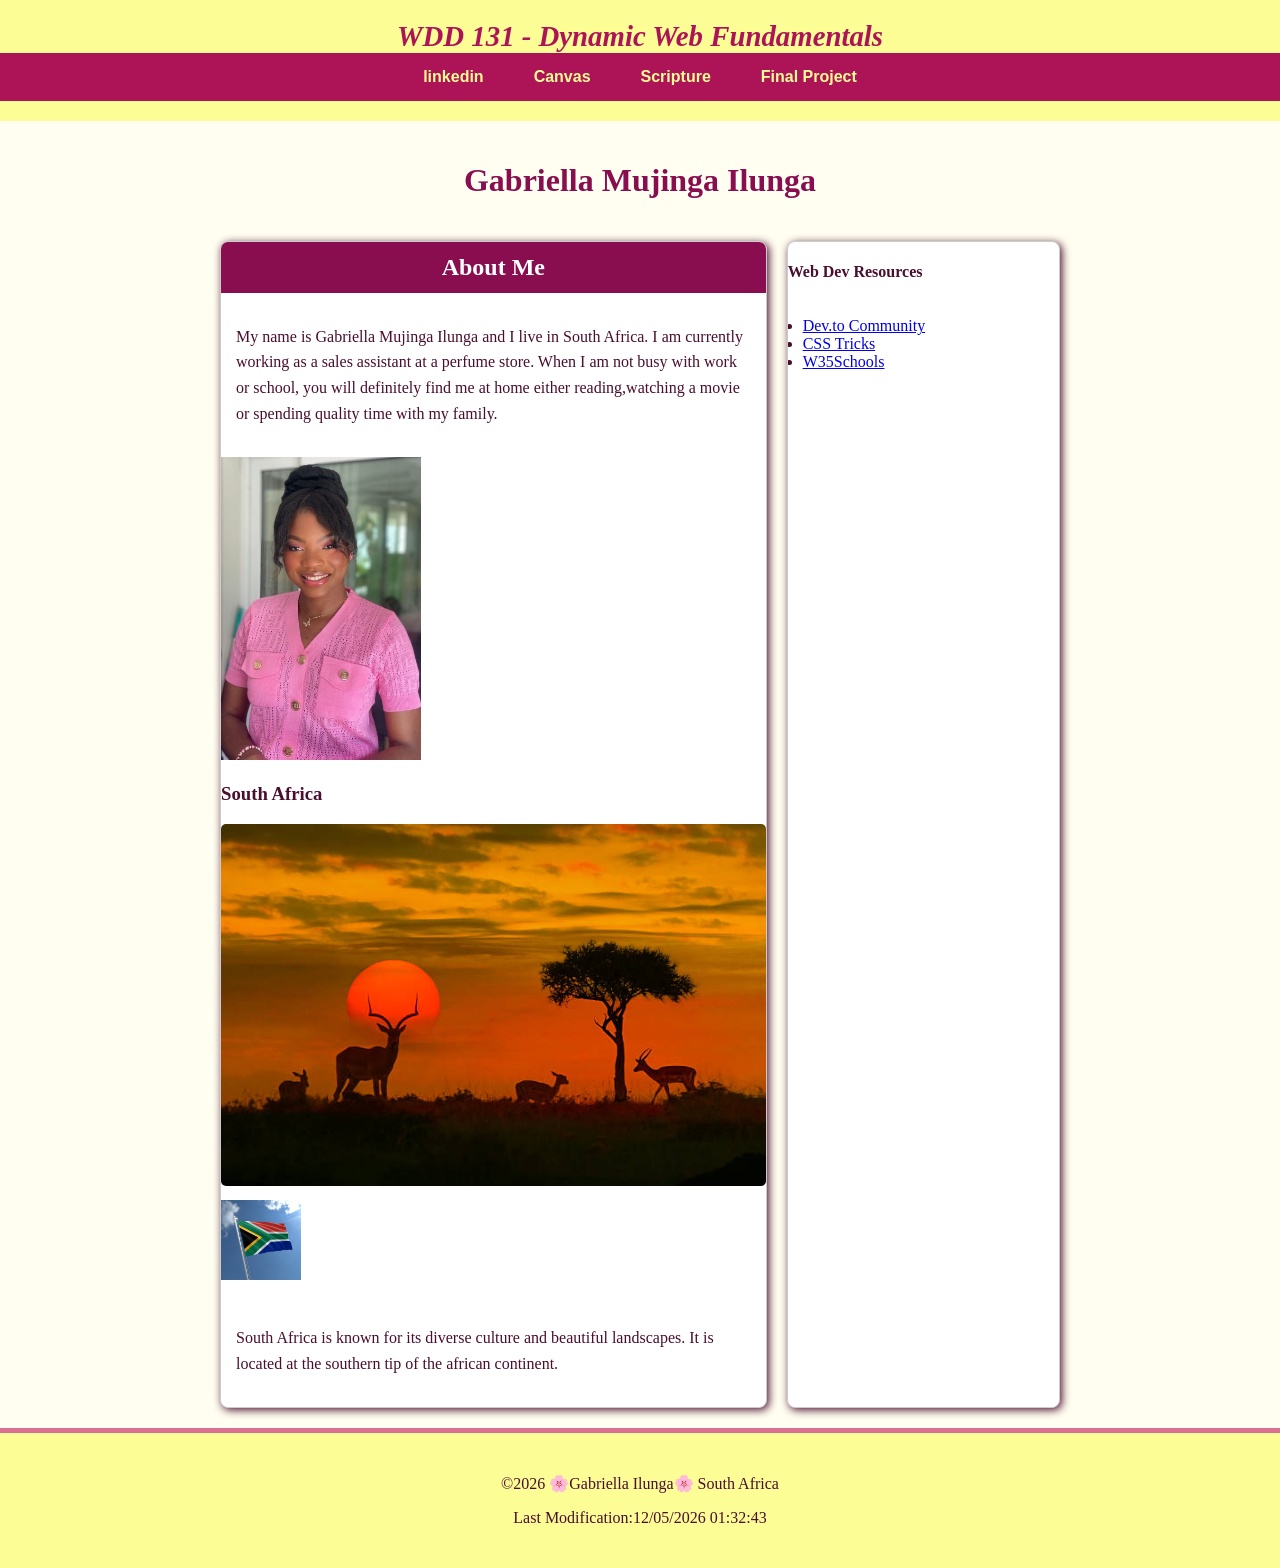
<file: index.html>
<!DOCTYPE html>
<html lang="en">
<head>
    <meta charset="UTF-8">
    <meta name="viewport" content="width=device-width, initial-scale=1.0">
    <title>WDD 131 - Dynamic Web Fundamentals - Gabriella Mujinga Ilunga</title>
    <meta name="description" content="WDD 131 - Dynamic Web Fundamentals, landing page for Gabriella Mujinga Ilunga">
    <meta name="author" content="Gabriella Ilunga">
    <link rel="preconnect" href="https://fonts.googleapis.com">
    <link rel="preconnect" href="https://fonts.gstatic.com" crossorigin>
    <link href="https://fonts.googleapis.com/css2?family=Roboto:wght@400;700&display=swap" rel="stylesheet">
    <link rel="stylesheet" href="styles/base.css">
    <script src="scripts/getdates.js" defer></script>    
</head>

<body>
    <header>
        <span id="course-title">WDD 131 - Dynamic Web Fundamentals</span>
            <nav>
                <a href="https://linkedin.com" target="_blank">linkedin</a>
                <a href="https://byupw.instructure.com/" target="_blank">Canvas</a>
                <a href="https://www.churchofjesuschrist.org/study/scriptures" target="_blank">Scripture</a>
                <a href="#">Final Project</a>
            </nav>
    </header>
    <main>
        <h1>Gabriella Mujinga Ilunga</h1>
        <section class="card">
            <h2>About Me</h2>
            <p>My name is Gabriella Mujinga Ilunga and I live in South Africa. I am currently working as a sales assistant at a perfume store. When I am not busy with work or school, you will definitely find me at home either reading,watching a movie or spending quality time with my family.</p>
            <img src="images/profile.jpg" alt="Gabriella Ilunga" width="200">
            <div class="location-info">
                <h3>South Africa</h3>
                <div class="country-display"></div>
                <img src="images/sa-landscape.jpg" alt="South African Landscape" class="landscape-img">
                <img src="images/south-africa-flag.jpg" alt="Official flag of South Africa" class="flag-img">
                <p>South Africa is known for its diverse culture and beautiful landscapes. It is located at the southern tip of the african continent.</p>
            </div>
        </section>

        <section class="card">
            <h4>Web Dev Resources</h4>
            <ul>
                <li><a href="https://dev.to" target="_blank">Dev.to Community</a></li>
                <li><a href="https://css-tricks.com" target="_blank">CSS Tricks</a></li>
                <li><a href="https://www.w3schools.com" target="_blank">W35Schools</a></li>
            </ul>
        </section>
    </main>
    <footer>
        <p>&copy;<span id="currentyear"></span>  🌸Gabriella Ilunga🌸 South Africa</p>
        <p id="lastModified"></p>
    </footer>
    
</body>
</html>
</file>
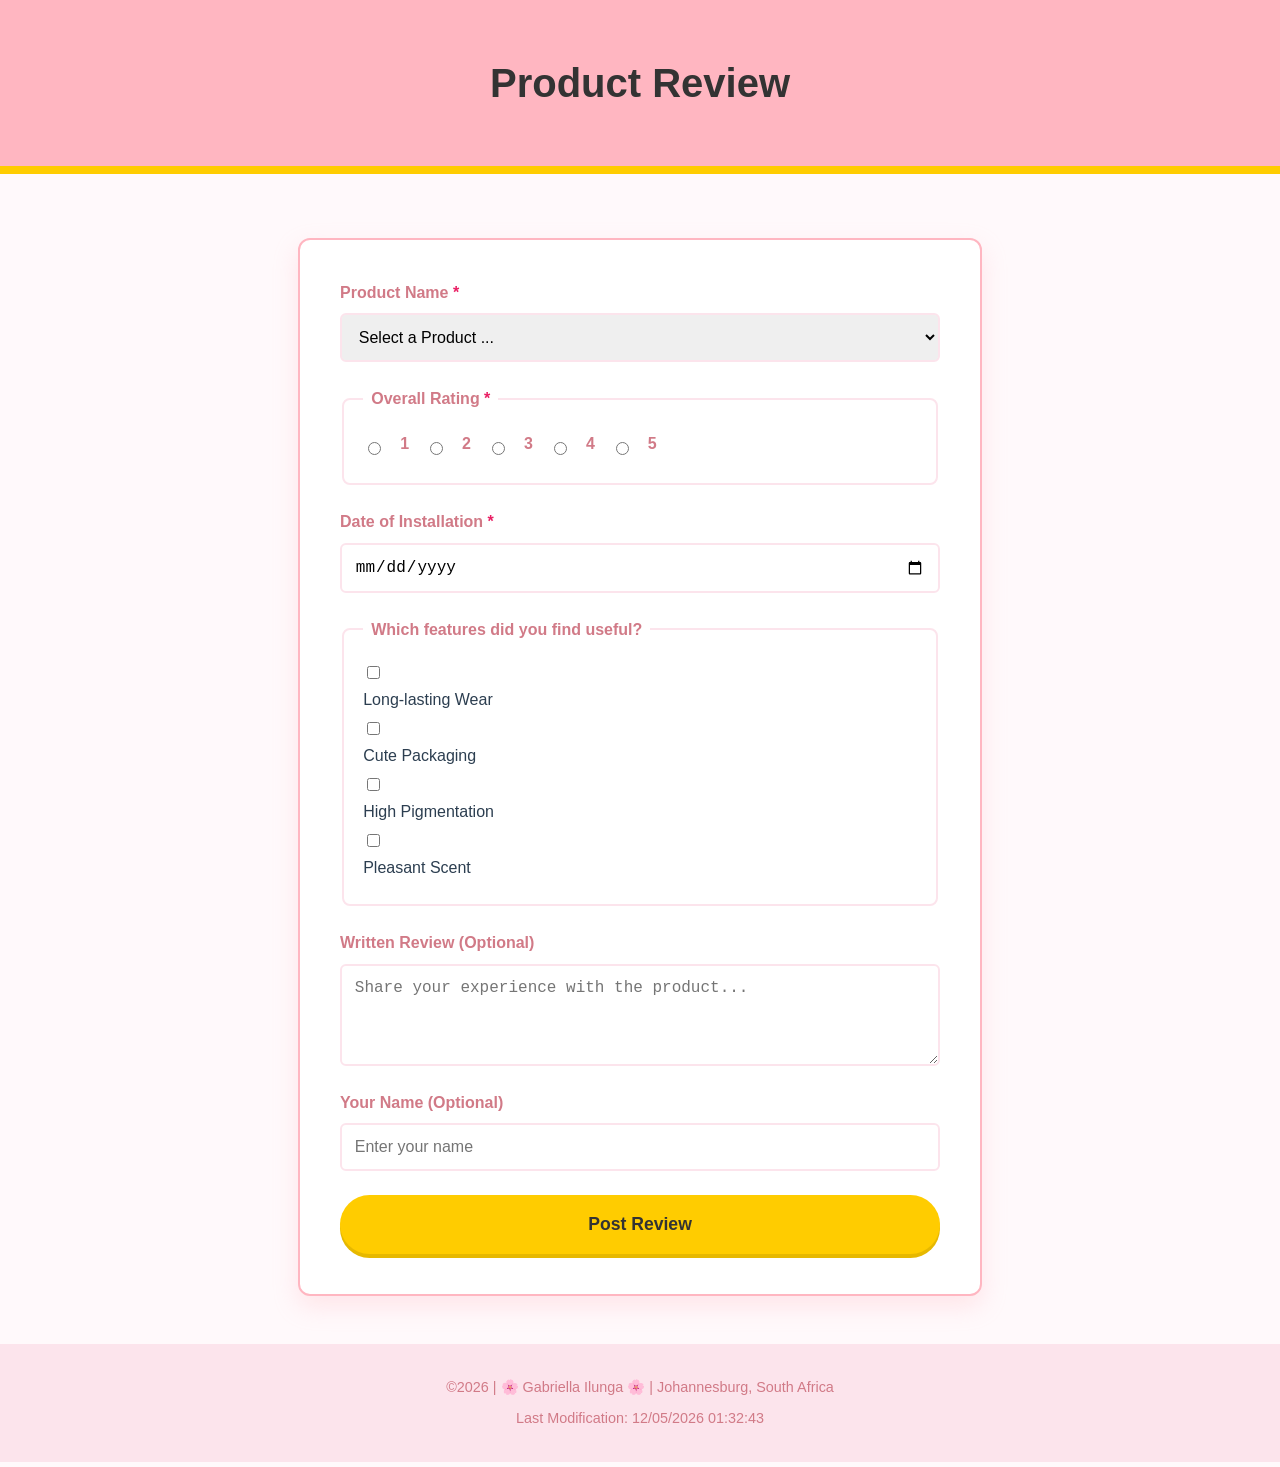
<file: form.html>
<!DOCTYPE html>
<html lang="en">
<head>
    <meta charset="UTF-8">
    <meta name="viewport" content="width=device-width, initial-scale=1.0">
    <title>Product Review Form | Gabriella Mujinga Ilunga</title>
    <meta name="description" content="A chic product review form for beauty and lifestyle items, designed by Gabriella Mujinga Ilunga to showcase dynamic web form features.">
    <meta name="author" content="Gabriella Mujinga Ilunga">
    
    
    <link rel="stylesheet" href="styles/form.css">
    <script src="scripts/form.js" defer></script>
</head>
<body>
    <header>
        <h1>Product Review</h1>
    </header>

    <main>
        <form method="get" action="review.html">
            <div class="form-section">
                <label for="productName">Product Name <span class="required">*</span></label>
                <select id="productName" name="productName" required>
                    <option value="" disabled selected>Select a Product ...</option>
                    </select>
            </div>

            <fieldset class="rating-box">
                <legend>Overall Rating <span class="required">*</span></legend>
                <div class="rating-group">
                    <input type="radio" id="star1" name="rating" value="1" required>
                    <label for="star1">1</label>
                    
                    <input type="radio" id="star2" name="rating" value="2" required>
                    <label for="star2">2</label>
                    
                    <input type="radio" id="star3" name="rating" value="3" required>
                    <label for="star3">3</label>
                    
                    <input type="radio" id="star4" name="rating" value="4" required>
                    <label for="star4">4</label>
                    
                    <input type="radio" id="star5" name="rating" value="5" required>
                    <label for="star5">5</label>
                </div>
            </fieldset>

            <div class="form-section">
                <label for="installDate">Date of Installation <span class="required">*</span></label>
                <input type="date" id="installDate" name="installDate" required>
            </div>

            <fieldset class="features-box">
    <legend>Which features did you find useful?</legend>
    
    <div class="checkbox-item">
        <input type="checkbox" id="long-lasting" name="features" value="long-lasting">
        <label for="long-lasting">Long-lasting Wear</label>
    </div>

    <div class="checkbox-item">
        <input type="checkbox" id="packaging" name="features" value="packaging">
        <label for="packaging">Cute Packaging</label>
    </div>

    <div class="checkbox-item">
        <input type="checkbox" id="pigmentation" name="features" value="pigmentation">
        <label for="pigmentation">High Pigmentation</label>
    </div>

    <div class="checkbox-item">
        <input type="checkbox" id="scent" name="features" value="scent">
        <label for="scent">Pleasant Scent</label>
    </div>
</fieldset>

            <div class="form-section">
                <label for="review">Written Review (Optional)</label>
                <textarea id="review" name="review" rows="4" placeholder="Share your experience with the product..."></textarea>
            </div>

            <div class="form-section">
                <label for="userName">Your Name (Optional)</label>
                <input type="text" id="userName" name="userName" placeholder="Enter your name">
            </div>

            <input type="submit" value="Post Review" class="submit-btn">
        </form>
    </main>

    <footer>
        <p>&copy;<span id="currentyear"></span>  | 🌸 Gabriella Ilunga 🌸 | Johannesburg, South Africa</p>
        <p>Last Modification: <span id="lastModified"></span></p>
    </footer>
        
</body>
</html>
</file>
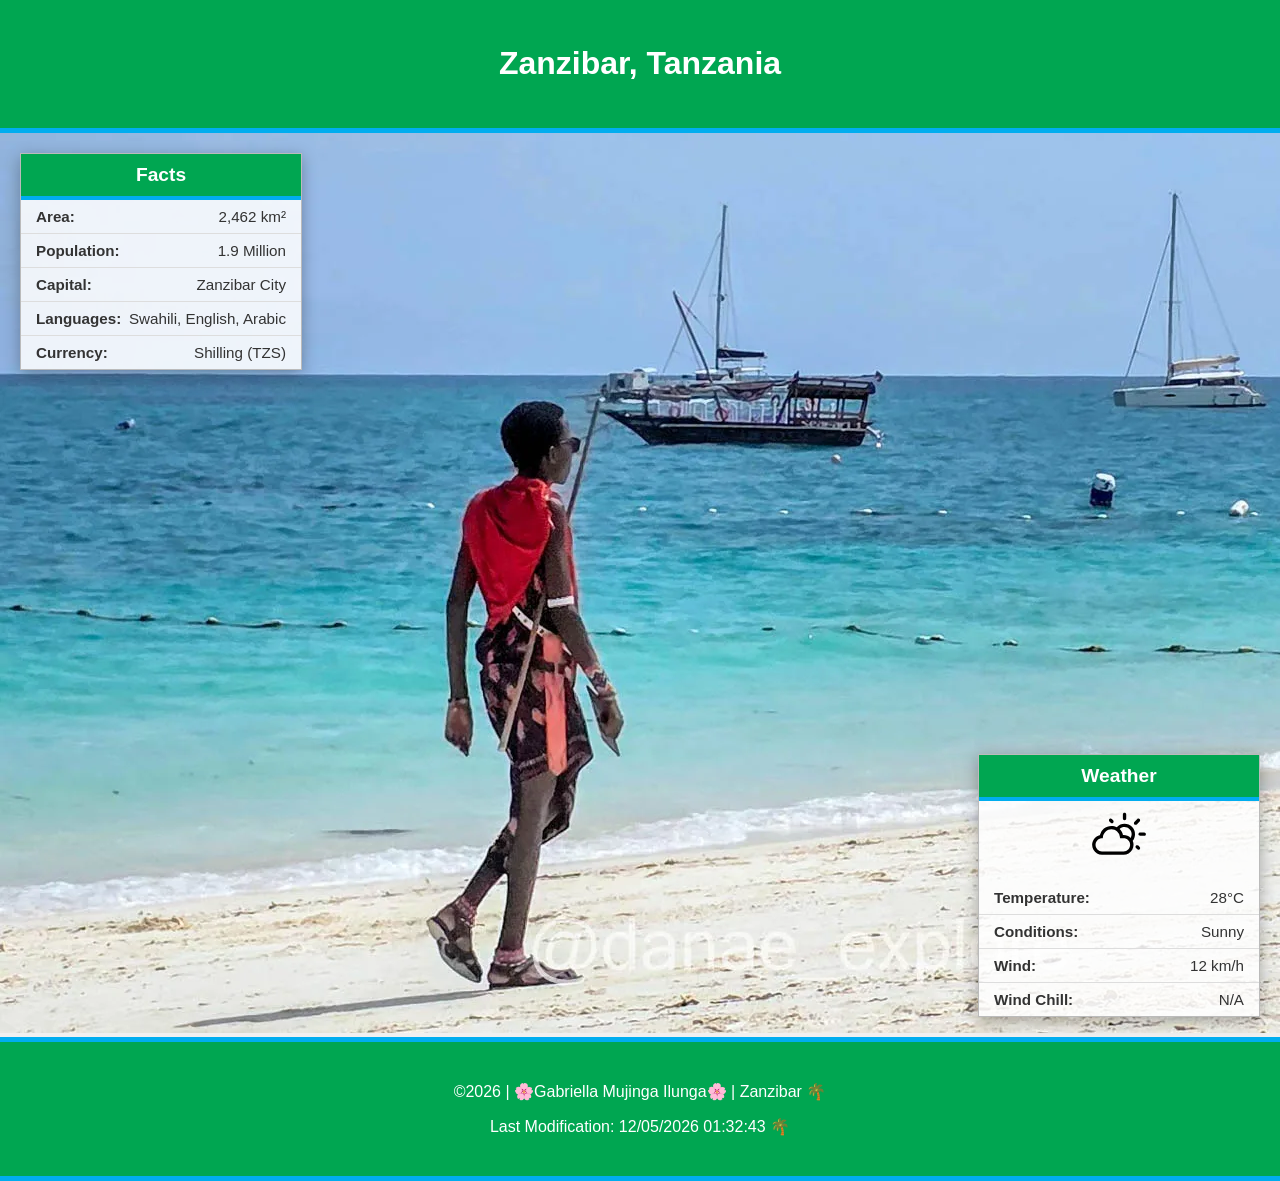
<file: place.html>
<!DOCTYPE html>
<html lang="en">
<head>
    <meta charset="UTF-8">
    <meta name="viewport" content="width=device-width, initial-scale=1.0">
    <title>Zanzibar - Gabriella Mujinga Ilunga</title>
    <meta name="description" content="Explore Zanzibar, Tanzania: A comprehensive guide to its geography, climate, and local facts for travelers and students.">
    <meta name="author" content="Gabriella Mujinga Ilunga">
    <link rel="stylesheet" href="styles/place.css">
    <script src="scripts/place.js" defer></script>
</head>
<body>
    <header>
        <h1>Zanzibar, Tanzania</h1>
    </header>
    <main>
        <div class="hero">
            <picture>
                
                <img src="images/zanzibar.jpg.webp" alt="Zanzibar tropical beach" loading="lazy">
            </picture>
        </div>

        <div class="grid-container">
            <section class="data">
                <h2>Facts</h2>
                <p><strong>Area:</strong> 2,462 km²</p>
                <p><strong>Population:</strong> 1.9 Million</p>
                <p><strong>Capital:</strong> Zanzibar City</p>
                <p><strong>Languages:</strong> Swahili, English, Arabic</p>
                <p><strong>Currency:</strong> Shilling (TZS)</p>
            </section>

            <section class="weather">
            <h2>Weather</h2>
            <img src="images/day-cloudy.svg" alt="Sunny" class="weather-icon">
             <p><strong>Temperature:</strong> <span>28°C</span></p>
             <p><strong>Conditions:</strong> <span>Sunny</span></p>
             <p><strong>Wind:</strong> <span>12 km/h</span></p>
            <p><strong>Wind Chill:</strong> <span>N/A</span></p>
            </section>
        </div>
    </main>
    <footer>
        <p>&copy;<span id="currentyear"></span> | 🌸Gabriella Mujinga Ilunga🌸 | Zanzibar</p>
        <p id="lastModified"></p>
    </footer>
</body>
</html>
</file>
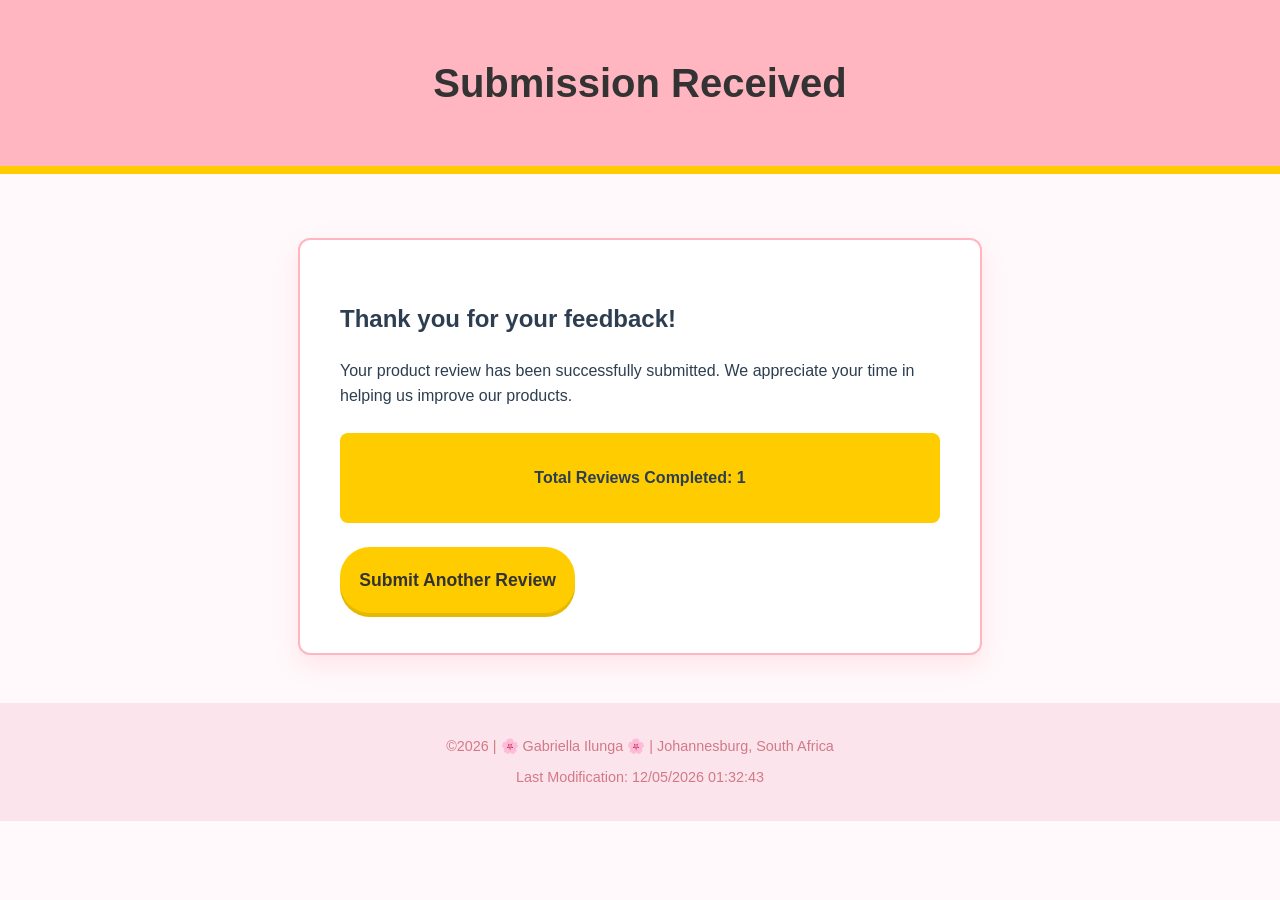
<file: review.html>
<!DOCTYPE html>
<html lang="en">
<head>
    <meta charset="UTF-8">
    <meta name="viewport" content="width=device-width, initial-scale=1.0">
    <title>Review Confirmation | Gabriella Mujinga Ilunga</title>
    <meta name="description" content="Confirmation page for the product review submission. This page tracks the total number of reviews submitted by the user using local storage technology.">
    <link rel="stylesheet" href="styles/form.css">
    <script src="scripts/form.js" defer></script>
</head>
<body>
    <header>
        <h1>Submission Received</h1>
    </header>

    <main>
        <div class="confirmation-message">
            <h2>Thank you for your feedback!</h2>
            <p>Your product review has been successfully submitted. We appreciate your time in helping us improve our products.</p>
            
            <div class="counter-box">
                <p>Total Reviews Completed: <span id="reviewDisplay">0</span></p>
            </div>

            <a href="form.html" class="submit-btn" style="text-decoration: none; display: inline-block; text-align: center;">Submit Another Review</a>
        </div>
    </main>

    <footer>
        <p>&copy;<span id="currentyear"></span>  | 🌸 Gabriella Ilunga 🌸 | Johannesburg, South Africa</p>
        <p>Last Modification: <span id="lastModified"></span></p>
    </footer>
</body>
</html>
</file>
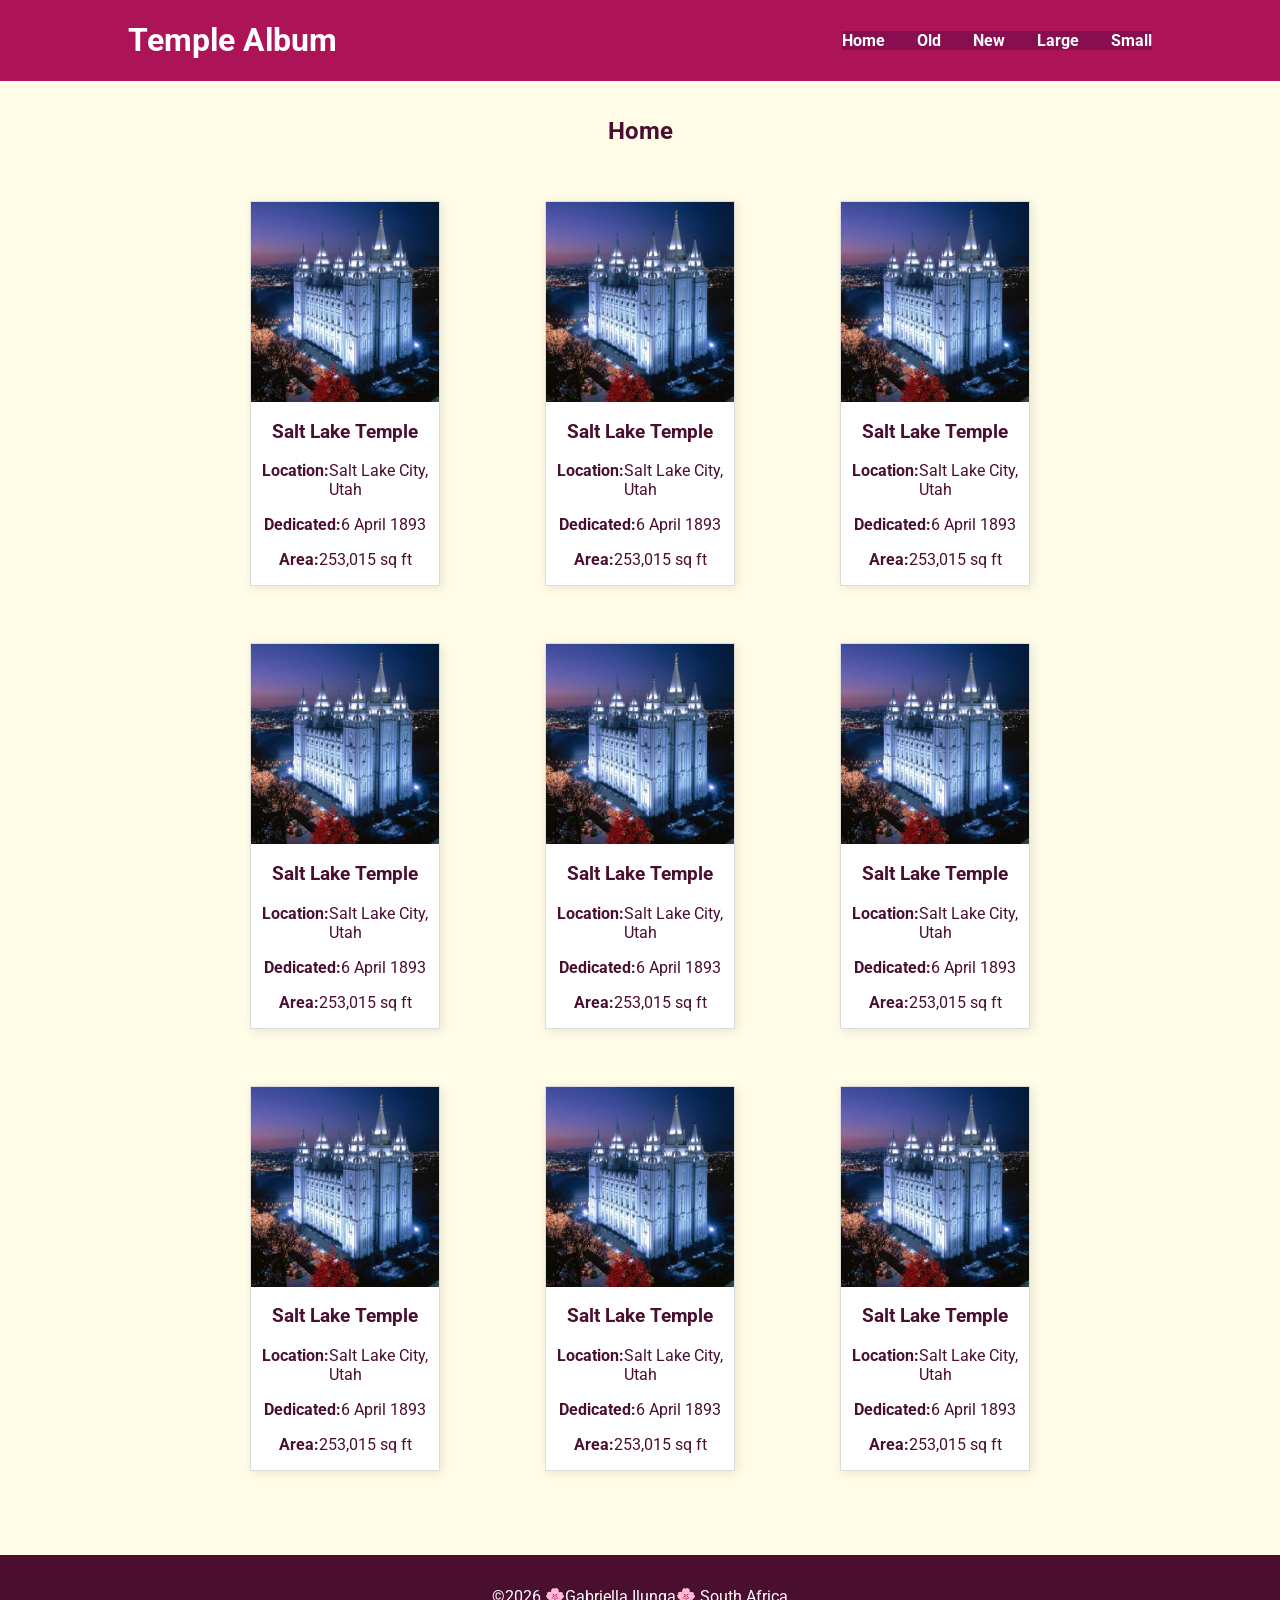
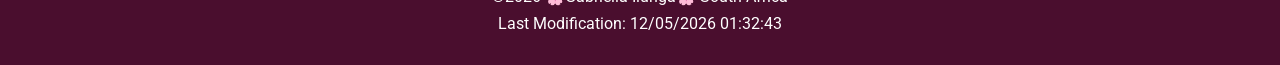
<file: temples.html>
<!DOCTYPE html>
<html lang="en">
<head>
    <meta charset="UTF-8">
    <meta name="viewport" content="width=device-width, initial-scale=1.0">
    <title>Temple Album - Gabriella Mujinga Ilunga</title>
    <meta name="description" content="WDD 131 - Temple Album featuring various temples from around the world">
    <meta name="author" content="Gabriella Mujinga Ilunga">
    <link rel="preconnect" href="https://fonts.googleapis.com">
    <link rel="preconnect" href="https://fonts.gstatic.com" crossorigin>
    <link href="https://fonts.googleapis.com/css2?family=Roboto:wght@400;700&display=swap" rel="stylesheet">
    <link rel="stylesheet" href="styles/temples.css">
    <link rel="stylesheet" href="styles/temples-large.css">
    <script src="scripts/temples.js" defer></script>  
</head>

<body>
    <header>
        <h1>Temple Album</h1>
        <nav>
            <button id="menu" title="Open Menu"></button>
            <ul class="navigation"> 
            <li><a href="#">Home</a></li>
            <li><a href="#">Old</a></li>
            <li><a href="#">New</a></li>
            <li><a href="#">Large</a></li>
            <li><a href="#">Small</a></li>

            </ul>
        </nav>
    </header>

    <main>
        <h2>Home</h2>
        <div class="temple-grid"> 
        <figure class="temple-card">
            <img src="images/salt-lake-temple.jpg" alt="Salt Lake Temple at night" loading="lazy">
            <figcaption>
                <h3>Salt Lake Temple</h3>
                <p><strong>Location:</strong>Salt Lake City, Utah</p>
                <p><strong>Dedicated:</strong>6 April 1893</p>
                <p><strong>Area:</strong>253,015 sq ft</p>
            </figcaption>
        </figure>

        <figure class="temple-card">
            <img src="images/salt-lake-temple.jpg" alt="Salt Lake Temple at night" loading="lazy">
            <figcaption>
                <h3>Salt Lake Temple</h3>
                <p><strong>Location:</strong>Salt Lake City, Utah</p>
                <p><strong>Dedicated:</strong>6 April 1893</p>
                <p><strong>Area:</strong>253,015 sq ft</p>
            </figcaption>
        </figure>

        <figure class="temple-card">
            <img src="images/salt-lake-temple.jpg" alt="Salt Lake Temple at night" loading="lazy">
            <figcaption>
                <h3>Salt Lake Temple</h3>
                <p><strong>Location:</strong>Salt Lake City, Utah</p>
                <p><strong>Dedicated:</strong>6 April 1893</p>
                <p><strong>Area:</strong>253,015 sq ft</p>
            </figcaption>
        </figure>

        <figure class="temple-card">
            <img src="images/salt-lake-temple.jpg" alt="Salt Lake Temple at night" loading="lazy">
            <figcaption>
                <h3>Salt Lake Temple</h3>
                <p><strong>Location:</strong>Salt Lake City, Utah</p>
                <p><strong>Dedicated:</strong>6 April 1893</p>
                <p><strong>Area:</strong>253,015 sq ft</p>
            </figcaption>
        </figure>

        <figure class="temple-card">
            <img src="images/salt-lake-temple.jpg" alt="Salt Lake Temple at night" loading="lazy">
            <figcaption>
                <h3>Salt Lake Temple</h3>
                <p><strong>Location:</strong>Salt Lake City, Utah</p>
                <p><strong>Dedicated:</strong>6 April 1893</p>
                <p><strong>Area:</strong>253,015 sq ft</p>
            </figcaption>
        </figure>

        <figure class="temple-card">
            <img src="images/salt-lake-temple.jpg" alt="Salt Lake Temple at night" loading="lazy">
            <figcaption>
                <h3>Salt Lake Temple</h3>
                <p><strong>Location:</strong>Salt Lake City, Utah</p>
                <p><strong>Dedicated:</strong>6 April 1893</p>
                <p><strong>Area:</strong>253,015 sq ft</p>
            </figcaption>
        </figure>

        <figure class="temple-card">
            <img src="images/salt-lake-temple.jpg" alt="Salt Lake Temple at night" loading="lazy">
            <figcaption>
                <h3>Salt Lake Temple</h3>
                <p><strong>Location:</strong>Salt Lake City, Utah</p>
                <p><strong>Dedicated:</strong>6 April 1893</p>
                <p><strong>Area:</strong>253,015 sq ft</p>
            </figcaption>
        </figure>

        <figure class="temple-card">
            <img src="images/salt-lake-temple.jpg" alt="Salt Lake Temple at night" loading="lazy">
            <figcaption>
                <h3>Salt Lake Temple</h3>
                <p><strong>Location:</strong>Salt Lake City, Utah</p>
                <p><strong>Dedicated:</strong>6 April 1893</p>
                <p><strong>Area:</strong>253,015 sq ft</p>
            </figcaption>
        </figure>

        <figure class="temple-card">
            <img src="images/salt-lake-temple.jpg" alt="Salt Lake Temple at night" loading="lazy">
            <figcaption>
                <h3>Salt Lake Temple</h3>
                <p><strong>Location:</strong>Salt Lake City, Utah</p>
                <p><strong>Dedicated:</strong>6 April 1893</p>
                <p><strong>Area:</strong>253,015 sq ft</p>
            </figcaption>
        </figure>
        </div>
    </main>

    <footer>
        <p>&copy;<span id="currentyear"></span>  🌸Gabriella Ilunga🌸 South Africa</p>
        <p id="lastModified"></p>
    </footer>    
 </body>
 </html>
</file>
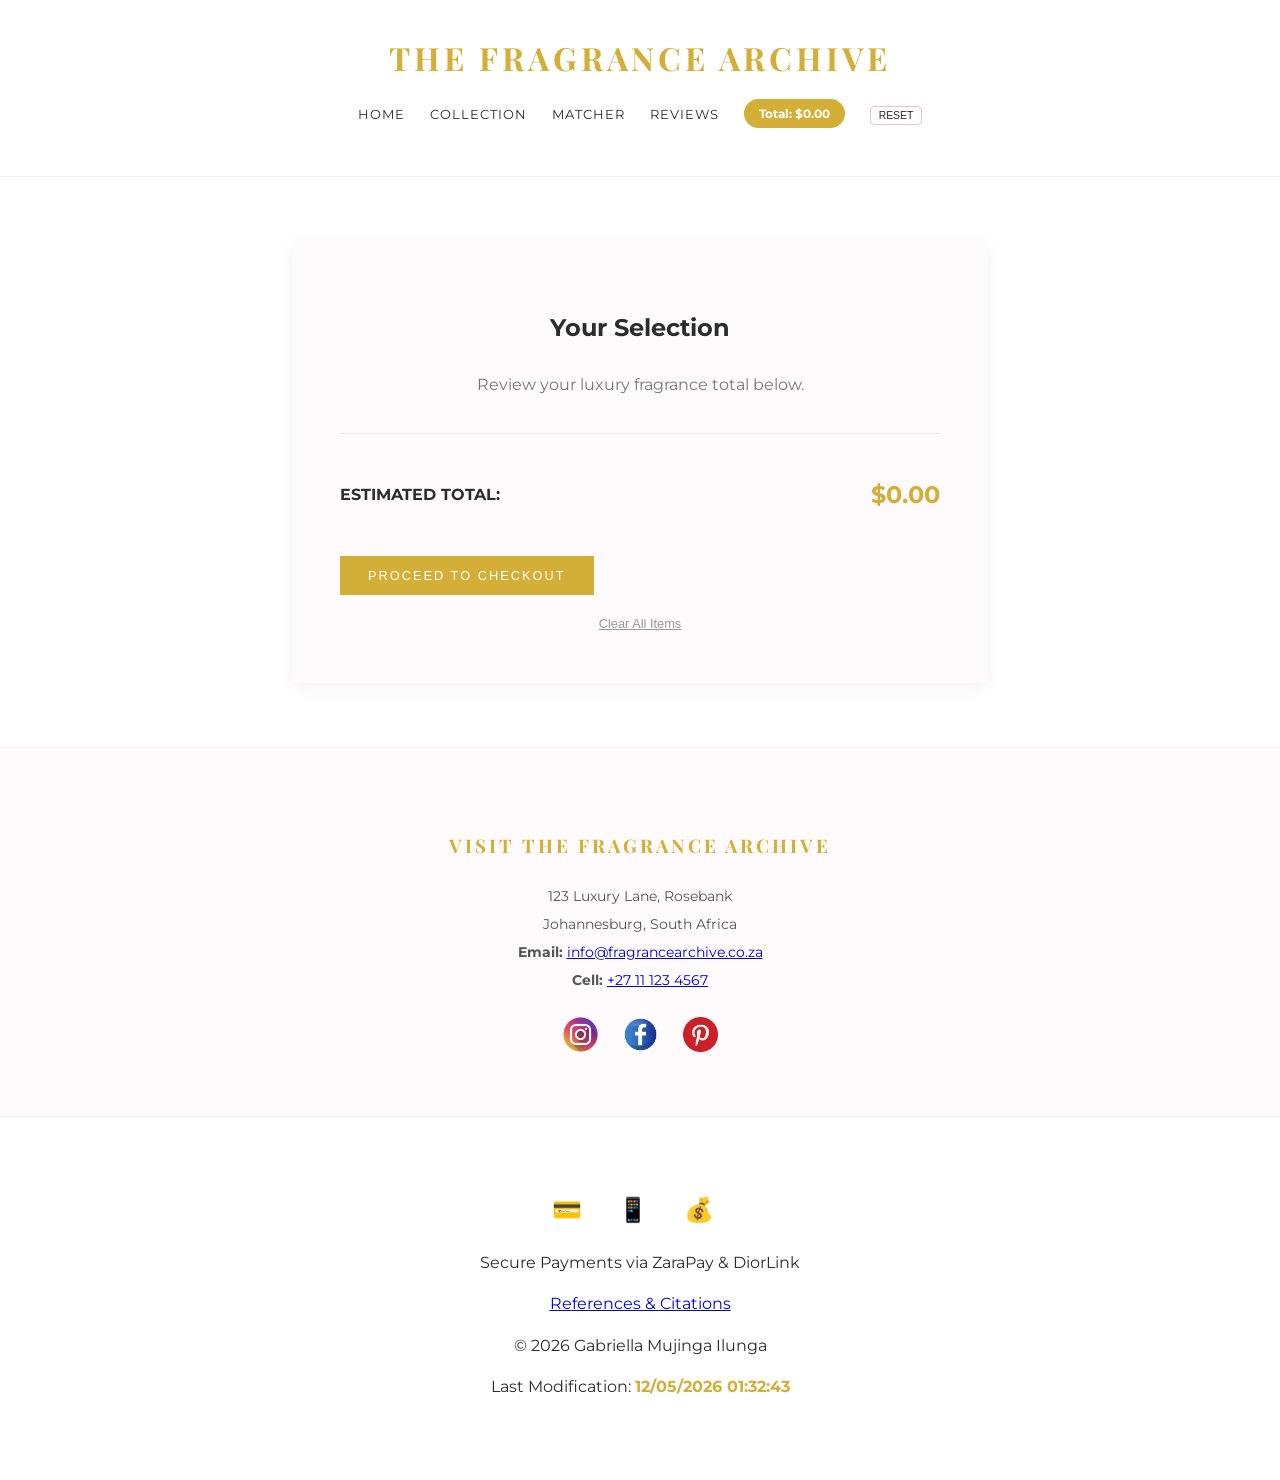
<file: project/cart.html>
<!DOCTYPE html>
<html lang="en">
<head>
    <meta charset="UTF-8">
    <meta name="viewport" content="width=device-width, initial-scale=1.0">
    <title>Your Cart | The Fragrance Archive</title>
    <link rel="stylesheet" href="styles/project.css">
    <link href="https://fonts.googleapis.com/css2?family=Montserrat:wght@400;700&family=Playfair+Display:wght@700&display=swap" rel="stylesheet">
    <link rel="icon" href="images/favicon.png" type="image/png">
</head>
<body>
    <header>
        <h1>The Fragrance Archive</h1>
       <nav>
    <ul>
        <li><a href="project.html">Home</a></li>
        <li><a href="library.html">Collection</a></li>
        <li><a href="matcher.html">Matcher</a></li>
        <li><a href="feedback.html">Reviews</a></li>
        <li id="cart-counter">Total: $0.00</li>
        <li><button onclick="clearCart()" class="clear-btn">Reset</button></li>
    </ul>
</nav>
    </header>

    <main>
        <div class="form-container">
            <h2 style="text-align: center; margin-bottom: 1.5rem;">Your Selection</h2>
            
            <div id="cart-items-list" style="margin-bottom: 2rem; border-bottom: 1px solid #eee; padding-bottom: 20px;">
                <p style="text-align: center; color: #777;">Review your luxury fragrance total below.</p>
            </div>

            <div style="display: flex; justify-content: space-between; align-items: center; margin-bottom: 2rem;">
                <h3 style="font-family: 'Montserrat'; font-size: 1rem; text-transform: uppercase;">Estimated Total:</h3>
                <span id="cart-total-summary" style="font-size: 1.5rem; color: var(--gold); font-weight: bold;">$0.00</span>
            </div>

            <button class="cta-button" onclick="alert('Thank you for your order!')">Proceed to Checkout</button>
            
            <button onclick="clearCart()" style="background: none; border: none; color: #999; text-decoration: underline; cursor: pointer; width: 100%; margin-top: 20px; font-size: 0.8rem;">
                Clear All Items
            </button>
        </div>
        <section class="contact-container">
    <div class="contact-info">
        <h3>Visit The Fragrance Archive</h3>
        <p>123 Luxury Lane, Rosebank</p>
        <p>Johannesburg, South Africa</p>
        
        <p><strong>Email:</strong> <a href="mailto:info@fragrancearchive.co.za" class="contact-link">info@fragrancearchive.co.za</a></p>
        <p><strong>Cell:</strong> <a href="tel:+27111234567" class="contact-link">+27 11 123 4567</a></p>
        
       <div class="social-icons">
            <a href="https://instagram.com" target="_blank">
                <img src="images/instagram.png" alt="Instagram">
            </a>
            <a href="https://facebook.com" target="_blank">
                <img src="images/facebook.png" alt="Facebook">
            </a>
            <a href="https://pinterest.com" target="_blank">
                <img src="images/pinterest.png" alt="Pinterest">
            </a>
        </div>
    </div>
</section>
    </main>

    <footer>
        <div class="payment-methods">
            <div class="payment-icons">💳 📱 💰</div>
            <p>Secure Payments via ZaraPay & DiorLink</p>
            <p><a href="reference.html">References & Citations</a></p>
        </div>
        <p>&copy; <span id="year"></span> Gabriella Mujinga Ilunga</p>
        <p>Last Modification: <span id="lastModified"></span></p>
    </footer>

    <script src="scripts/project.js"></script>
    <script>
        
        function updateSummary() {
            const savedTotal = localStorage.getItem('cartTotal') || "0.00";
            const summary = document.getElementById('cart-total-summary');
            if (summary) summary.textContent = `$${savedTotal}`;
        }

        function clearCart() {
            localStorage.setItem('cartTotal', '0.00');
            location.reload();
        }

        document.addEventListener("DOMContentLoaded", updateSummary);

        
    </script>
</body>
</html>
</file>
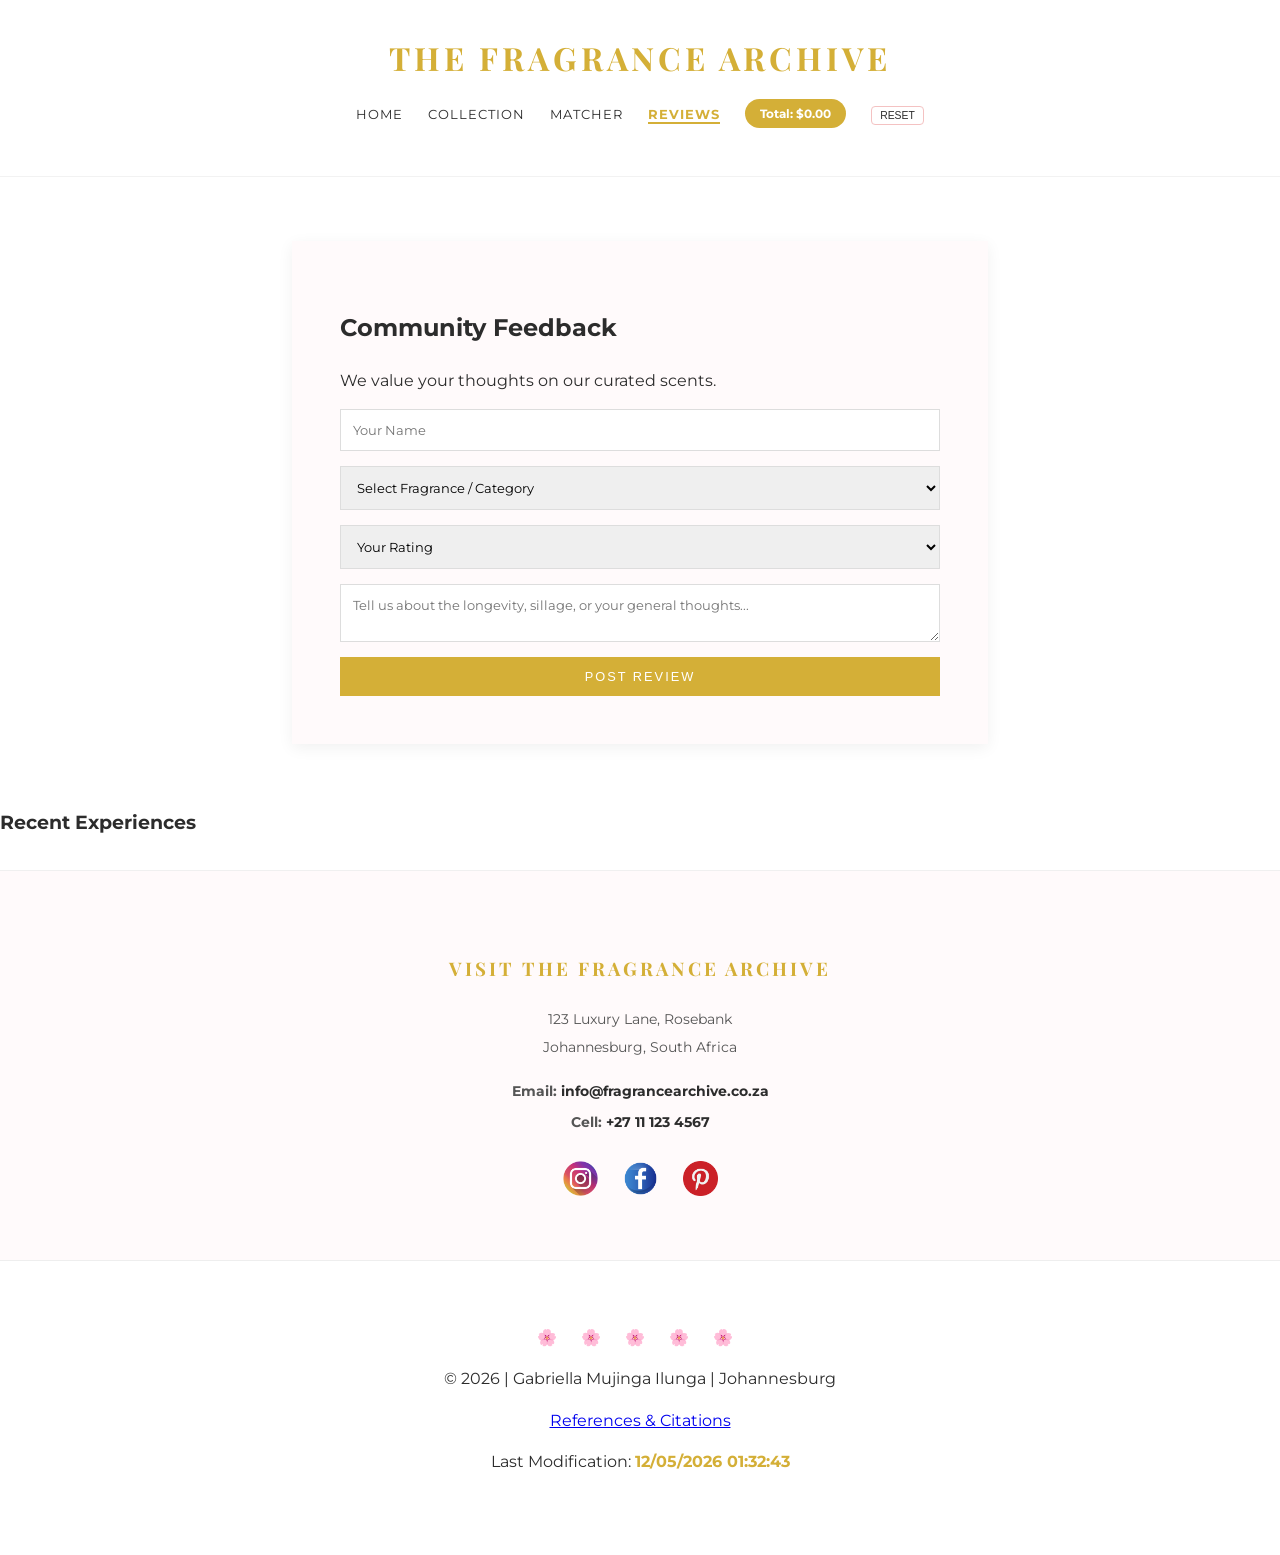
<file: project/feedback.html>
<!DOCTYPE html>
<html lang="en">
<head>
    <meta charset="UTF-8">
    <meta name="viewport" content="width=device-width, initial-scale=1.0">
    <title>Reviews | The Fragrance Archive</title>
    <meta name="description" content="Submit reviews and scent suggestions for our boutique collection.">
    <meta name="author" content="Gabriella Mujinga Ilunga">
    <link rel="stylesheet" href="styles/project.css">
    <link rel="preconnect" href="https://fonts.googleapis.com">
    <link rel="preconnect" href="https://fonts.gstatic.com" crossorigin>
    <link href="https://fonts.googleapis.com/css2?family=Montserrat:wght@400;700&family=Playfair+Display:wght@700&display=swap" rel="stylesheet">
    <link rel="icon" href="images/favicon.png" type="image/png">
    <script src="scripts/project.js" defer></script>
</head>
<body>
    <header>
        <h1>The Fragrance Archive</h1>
        <nav>
            <ul>
                <li><a href="index.html">Home</a></li>
                <li><a href="library.html">Collection</a></li>
                <li><a href="matcher.html">Matcher</a></li>
                <li><a href="feedback.html" class="active">Reviews</a></li>
                <li id="cart-counter">Total: $0.00</li>
                <li><button onclick="clearCart()" class="clear-btn">Reset</button></li>
            </ul>
        </nav>
    </header>

    <main>
        <section class="form-container">
            <h2>Community Feedback</h2>
            <p>We value your thoughts on our curated scents.</p>
            
            <form id="review-form">
                <input type="text" id="user-name" placeholder="Your Name" required>
                
                <select id="product-select" required>
                    <option value="" disabled selected>Select Fragrance / Category</option>
                    <option value="General">General Feedback</option>
                    <option value="Vanilla Baby">Vanilla Baby</option>
                    <option value="Golden Glaze">Golden Glaze</option>
                    <option value="Unicorn Fruit">Unicorn Fruit</option>
                    <option value="Cherry Baby">Cherry Baby</option>
                </select>

                <select id="star-rating" required>
                    <option value="" disabled selected>Your Rating</option>
                    <option value="5">⭐⭐⭐⭐⭐ - Divine</option>
                    <option value="4">⭐⭐⭐⭐ - Lovely</option>
                    <option value="3">⭐⭐⭐ - Pleasant</option>
                    <option value="2">⭐⭐ - Average</option>
                    <option value="1">⭐ - Disappointing</option>
                </select>

                <textarea id="user-review" placeholder="Tell us about the longevity, sillage, or your general thoughts..." required></textarea>
                
                <button type="submit" class="cta-button">Post Review</button>
            </form>
        </section>

        <section id="review-display-section">
            <h3>Recent Experiences</h3>
            <div id="reviews-list"></div>
        </section>

        <section class="contact-container">
            <div class="contact-info">
                <h3>Visit The Fragrance Archive</h3>
                <p>123 Luxury Lane, Rosebank</p>
                <p>Johannesburg, South Africa</p>
                
                <div class="contact-details">
                    <p><strong>Email:</strong> <a href="mailto:info@fragrancearchive.co.za" class="contact-link">info@fragrancearchive.co.za</a></p>
                    <p><strong>Cell:</strong> <a href="tel:+27111234567" class="contact-link">+27 11 123 4567</a></p>
                </div>
                
                <div class="social-icons">
                    <a href="https://instagram.com" target="_blank">
                        <img src="images/instagram.png" alt="Instagram">
                    </a>
                    <a href="https://facebook.com" target="_blank">
                        <img src="images/facebook.png" alt="Facebook">
                    </a>
                    <a href="https://pinterest.com" target="_blank">
                        <img src="images/pinterest.png" alt="Pinterest">
                    </a>
                </div>
            </div>
        </section>
    </main>

    <footer>
        <div class="footer-content">
            <div class="flower-border">🌸 🌸 🌸 🌸 🌸</div>
            <p>&copy; 2026 | Gabriella Mujinga Ilunga | Johannesburg</p>
            <p><a href="references.html">References & Citations</a></p>
            <p class="modification">Last Modification: <span id="lastModified"></span></p>
        </div>
    </footer>
</body>
</html>
</file>
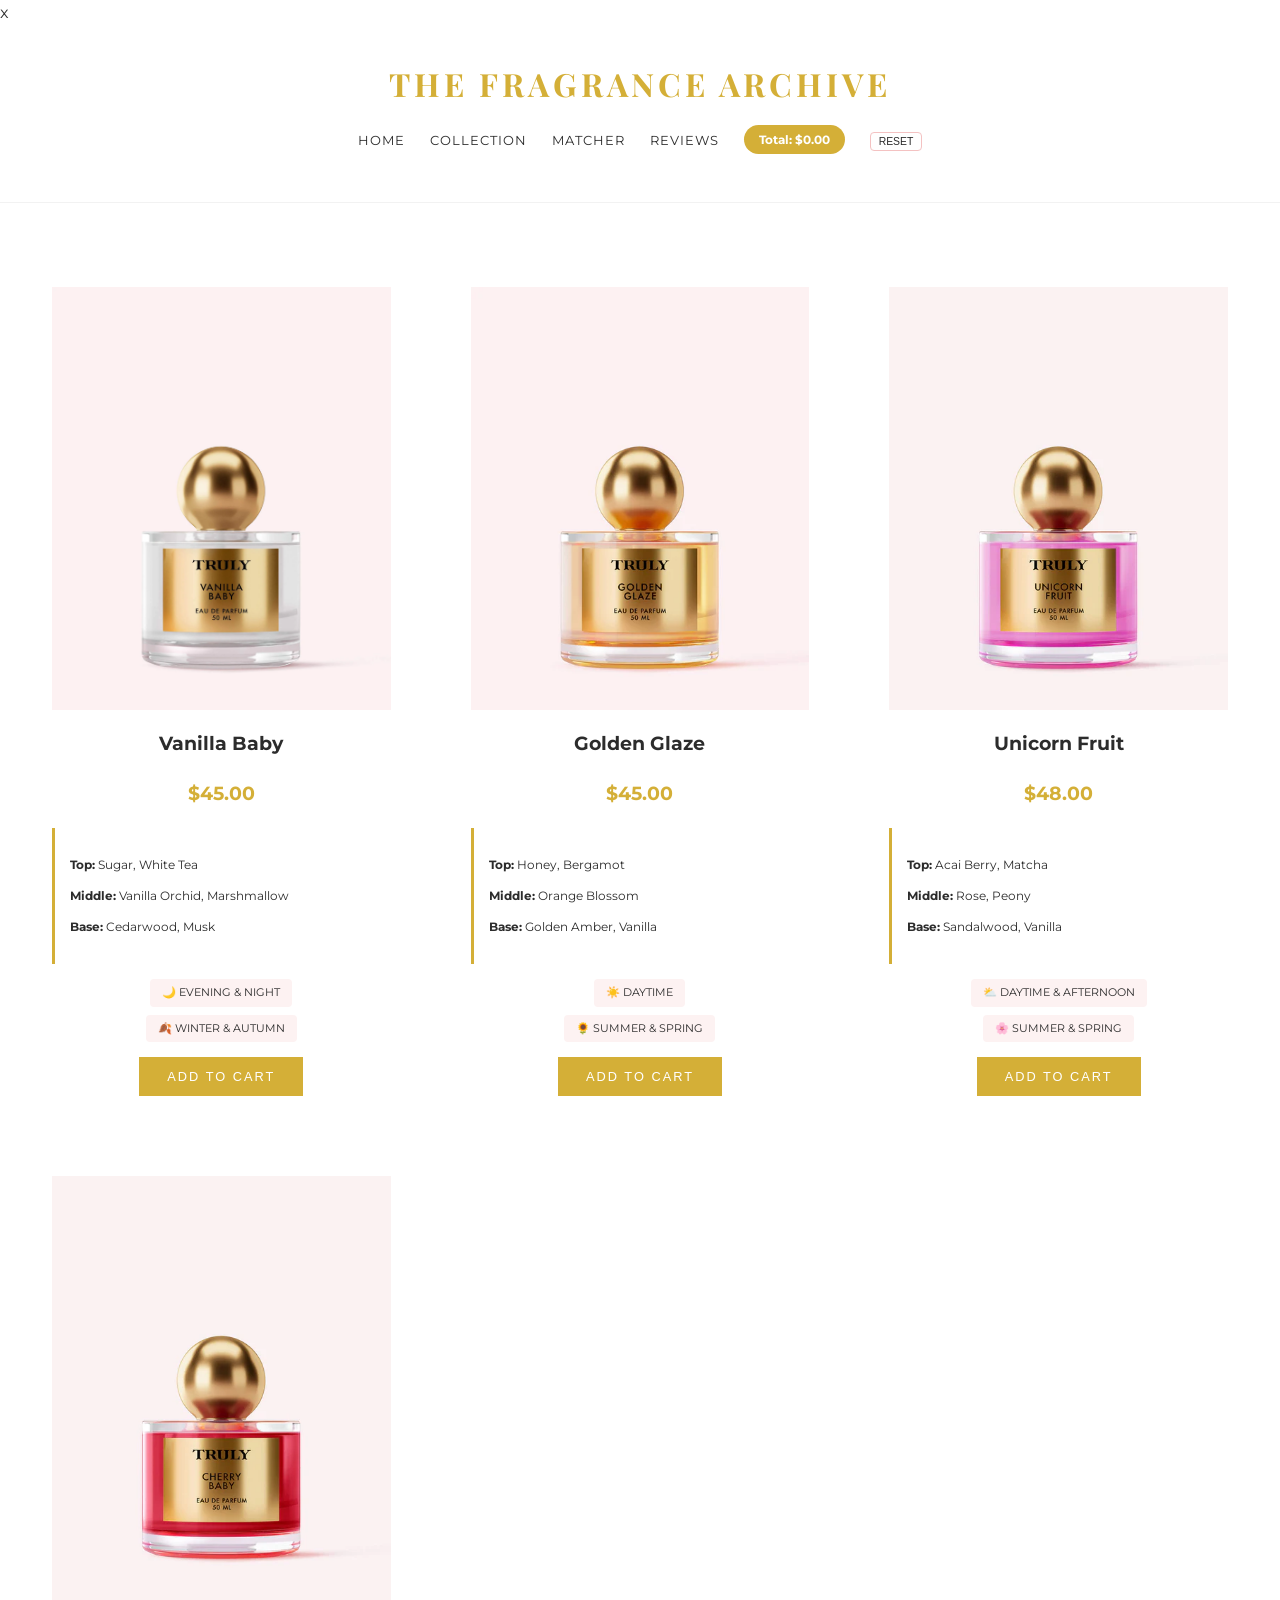
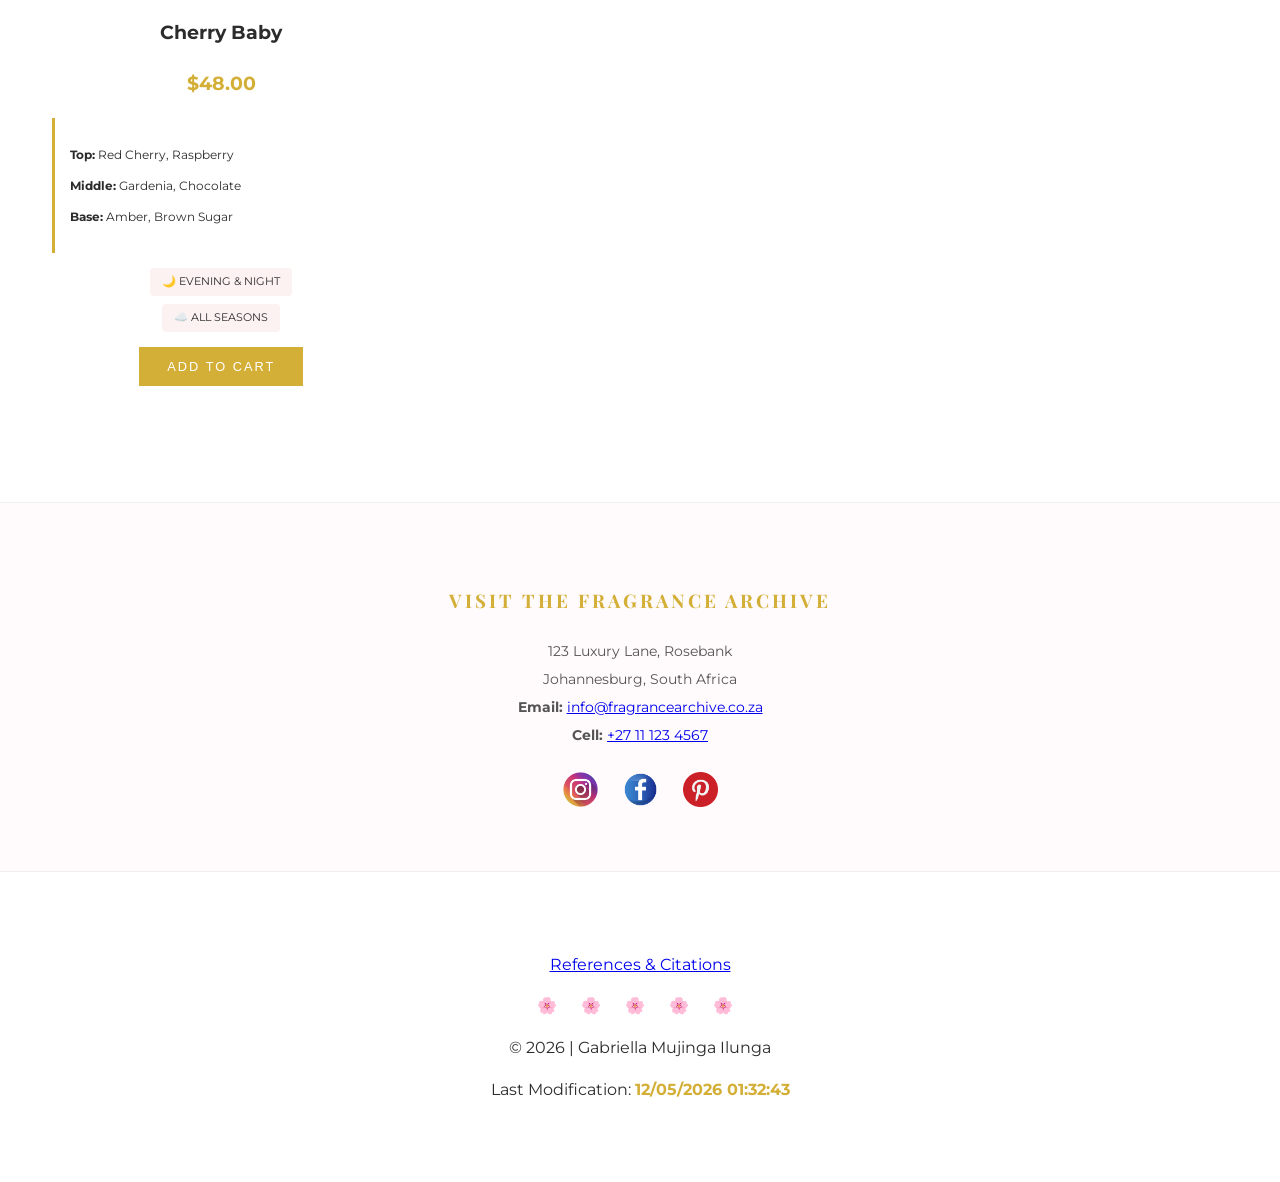
<file: project/library.html>
x<!DOCTYPE html>
<html lang="en">
<head>
    <meta charset="UTF-8">
    <meta name="viewport" content="width=device-width, initial-scale=1.0">
    <title>The Collection | The Fragrance Archive</title>
    <meta name="description" content="The Fragrance Archive: A curated collection of luxury scents, featuring notes, seasonal pairings, and a personalized scent matcher.">
    <meta name="author" content="Gabriella Mujinga Ilunga">
    <link rel="stylesheet" href="styles/project.css">
    <link rel="preconnect" href="https://fonts.googleapis.com">
    <link rel="preconnect" href="https://fonts.gstatic.com" crossorigin>
    <link href="https://fonts.googleapis.com/css2?family=Montserrat:wght@400;700&family=Playfair+Display:wght@700&display=swap" rel="stylesheet">
    <link rel="icon" href="images/favicon.png" type="image/png">
    <script src="scripts/project.js" defer></script>
</head>
<body>
    <header>
        <h1>The Fragrance Archive</h1>
        <nav>
    <ul>
        <li><a href="project.html">Home</a></li>
        <li><a href="library.html">Collection</a></li>
        <li><a href="matcher.html">Matcher</a></li>
        <li><a href="feedback.html">Reviews</a></li>
        <li id="cart-counter">Total: $0.00</li>
        <li><button onclick="clearCart()" class="clear-btn">Reset</button></li>
    </ul>
</nav>
    </header>
    <main>
        <div id="perfume-grid" class="grid-container"></div>
        <section class="contact-container">
    <div class="contact-info">
        <h3>Visit The Fragrance Archive</h3>
        <p>123 Luxury Lane, Rosebank</p>
        <p>Johannesburg, South Africa</p>
        
        <p><strong>Email:</strong> <a href="mailto:info@fragrancearchive.co.za" class="contact-link">info@fragrancearchive.co.za</a></p>
        <p><strong>Cell:</strong> <a href="tel:+27111234567" class="contact-link">+27 11 123 4567</a></p>
        
       <div class="social-icons">
            <a href="https://instagram.com" target="_blank">
                <img src="images/instagram.png" alt="Instagram">
            </a>
            <a href="https://facebook.com" target="_blank">
                <img src="images/facebook.png" alt="Facebook">
            </a>
            <a href="https://pinterest.com" target="_blank">
                <img src="images/pinterest.png" alt="Pinterest">
            </a>
        </div>
    </div>
</section>
    </main>
    <footer>
        <p><a href="reference.html">References & Citations</a></p>
        <div class="flower-border">🌸 🌸 🌸 🌸 🌸</div>
        <p>&copy; 2026 | Gabriella Mujinga Ilunga</p>
        <p>Last Modification: <span id="lastModified"></span></p>
    </footer>
</body>
</html>
</file>
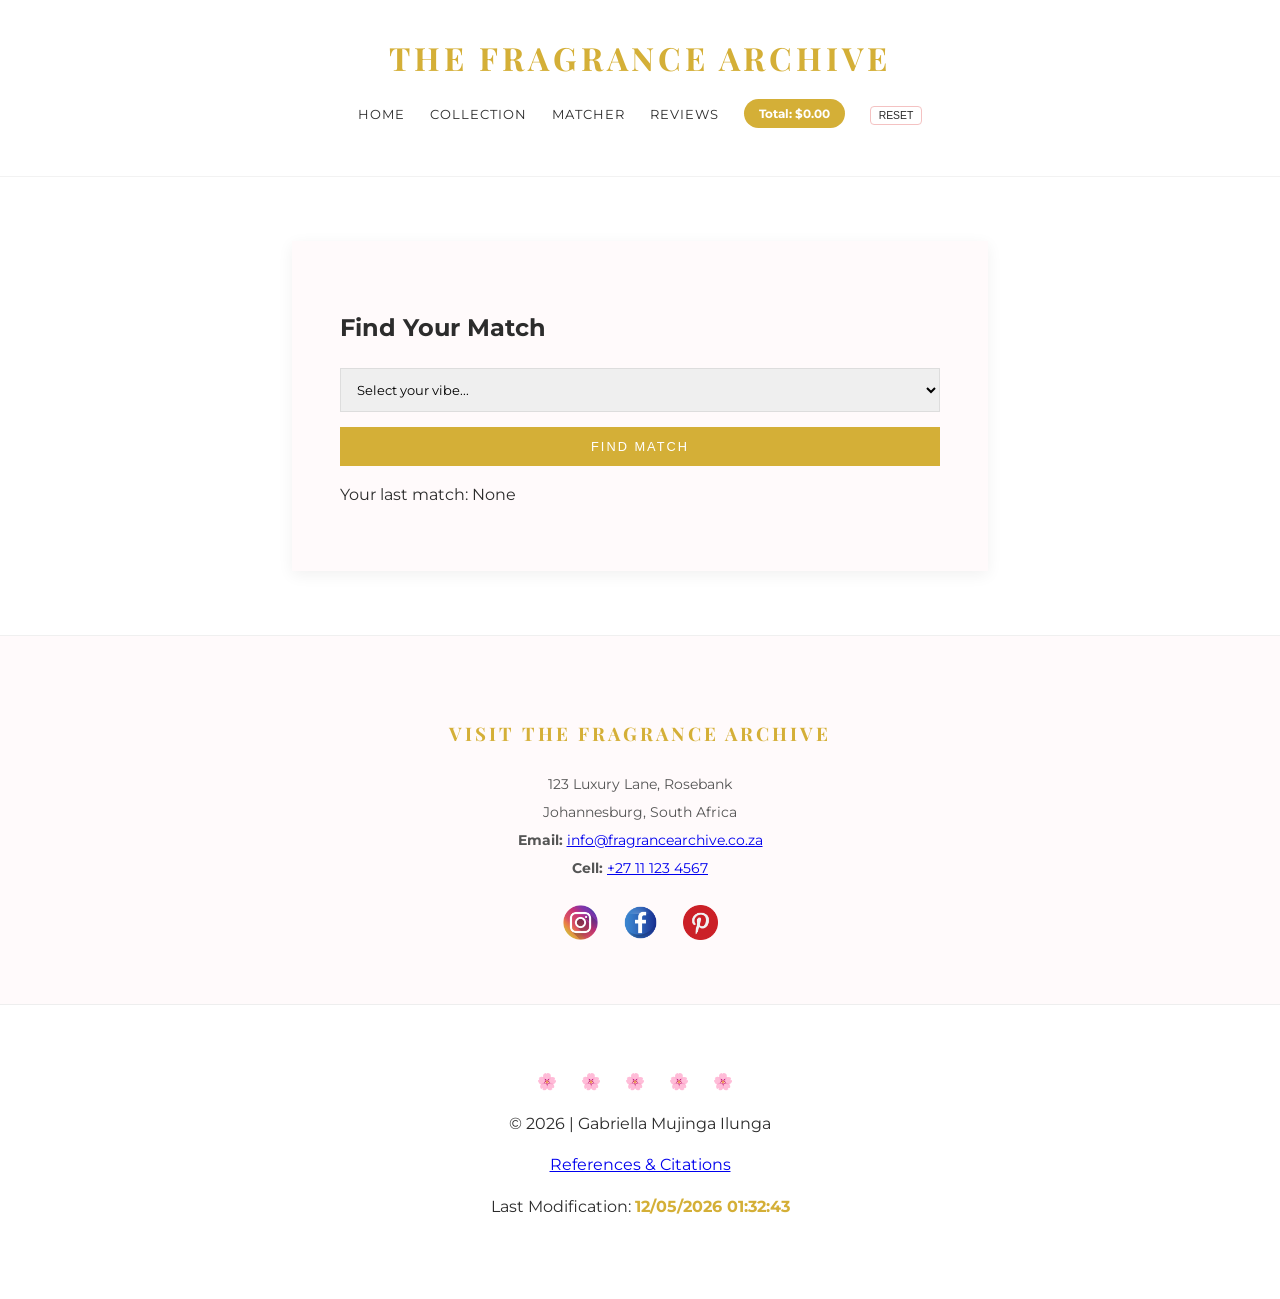
<file: project/matcher.html>
<!DOCTYPE html>
<html lang="en">
<head>
    <meta charset="UTF-8">
    <meta name="viewport" content="width=device-width, initial-scale=1.0">
    <title>Scent Matcher | The Fragrance Archive</title>
    <meta name="description" content="Interactive fragrance finder for the Truly collection.">
    <meta name="author" content="Gabriella Mujinga Ilunga">
    <link rel="stylesheet" href="styles/project.css">
    <link rel="preconnect" href="https://fonts.googleapis.com">
    <link rel="preconnect" href="https://fonts.gstatic.com" crossorigin>
    <link href="https://fonts.googleapis.com/css2?family=Montserrat:wght@400;700&family=Playfair+Display:wght@700&display=swap" rel="stylesheet">
    <link rel="icon" href="images/favicon.png" type="image/png">
    <script src="scripts/project.js" defer></script>
</head>
<body>
    <header>
        <h1>The Fragrance Archive</h1>
        <nav>
            <ul>
        <li><a href="project.html">Home</a></li>
        <li><a href="library.html">Collection</a></li>
        <li><a href="matcher.html">Matcher</a></li>
        <li><a href="feedback.html">Reviews</a></li>
        <li id="cart-counter">Total: $0.00</li>
        <li><button onclick="clearCart()" class="clear-btn">Reset</button></li>
            </ul>
        </nav>
    </header>
    <main>
        <section class="form-container">
            <h2>Find Your Match</h2>
            <form id="matcher-form">
                <select id="vibe" required>
                    <option value="" disabled selected>Select your vibe...</option>
                    <option value="Woody">Warm & Woody</option>
                    <option value="Fresh">Clean & Fresh</option>
                    <option value="Floral">Sweet & Floral</option>
                </select>
                <button type="submit" class="cta-button">Find Match</button>
            </form>
            <div id="match-result"></div>
            <p>Your last match: <span id="saved-match">None</span></p>
        </section>
        <section class="contact-container">
    <div class="contact-info">
        <h3>Visit The Fragrance Archive</h3>
        <p>123 Luxury Lane, Rosebank</p>
        <p>Johannesburg, South Africa</p>
        
        <p><strong>Email:</strong> <a href="mailto:info@fragrancearchive.co.za" class="contact-link">info@fragrancearchive.co.za</a></p>
        <p><strong>Cell:</strong> <a href="tel:+27111234567" class="contact-link">+27 11 123 4567</a></p>
        
       <div class="social-icons">
            <a href="https://instagram.com" target="_blank">
                <img src="images/instagram.png" alt="Instagram">
            </a>
            <a href="https://facebook.com" target="_blank">
                <img src="images/facebook.png" alt="Facebook">
            </a>
            <a href="https://pinterest.com" target="_blank">
                <img src="images/pinterest.png" alt="Pinterest">
            </a>
        </div>
    </div>
</section>
    </main>
    <footer>
        <div class="flower-border">🌸 🌸 🌸 🌸 🌸</div>
        <p>&copy; 2026 | Gabriella Mujinga Ilunga</p>
        <p><a href="reference.html">References & Citations</a></p>
        <p>Last Modification: <span id="lastModified"></span></p>
    </footer>
</body>
</html>
</file>
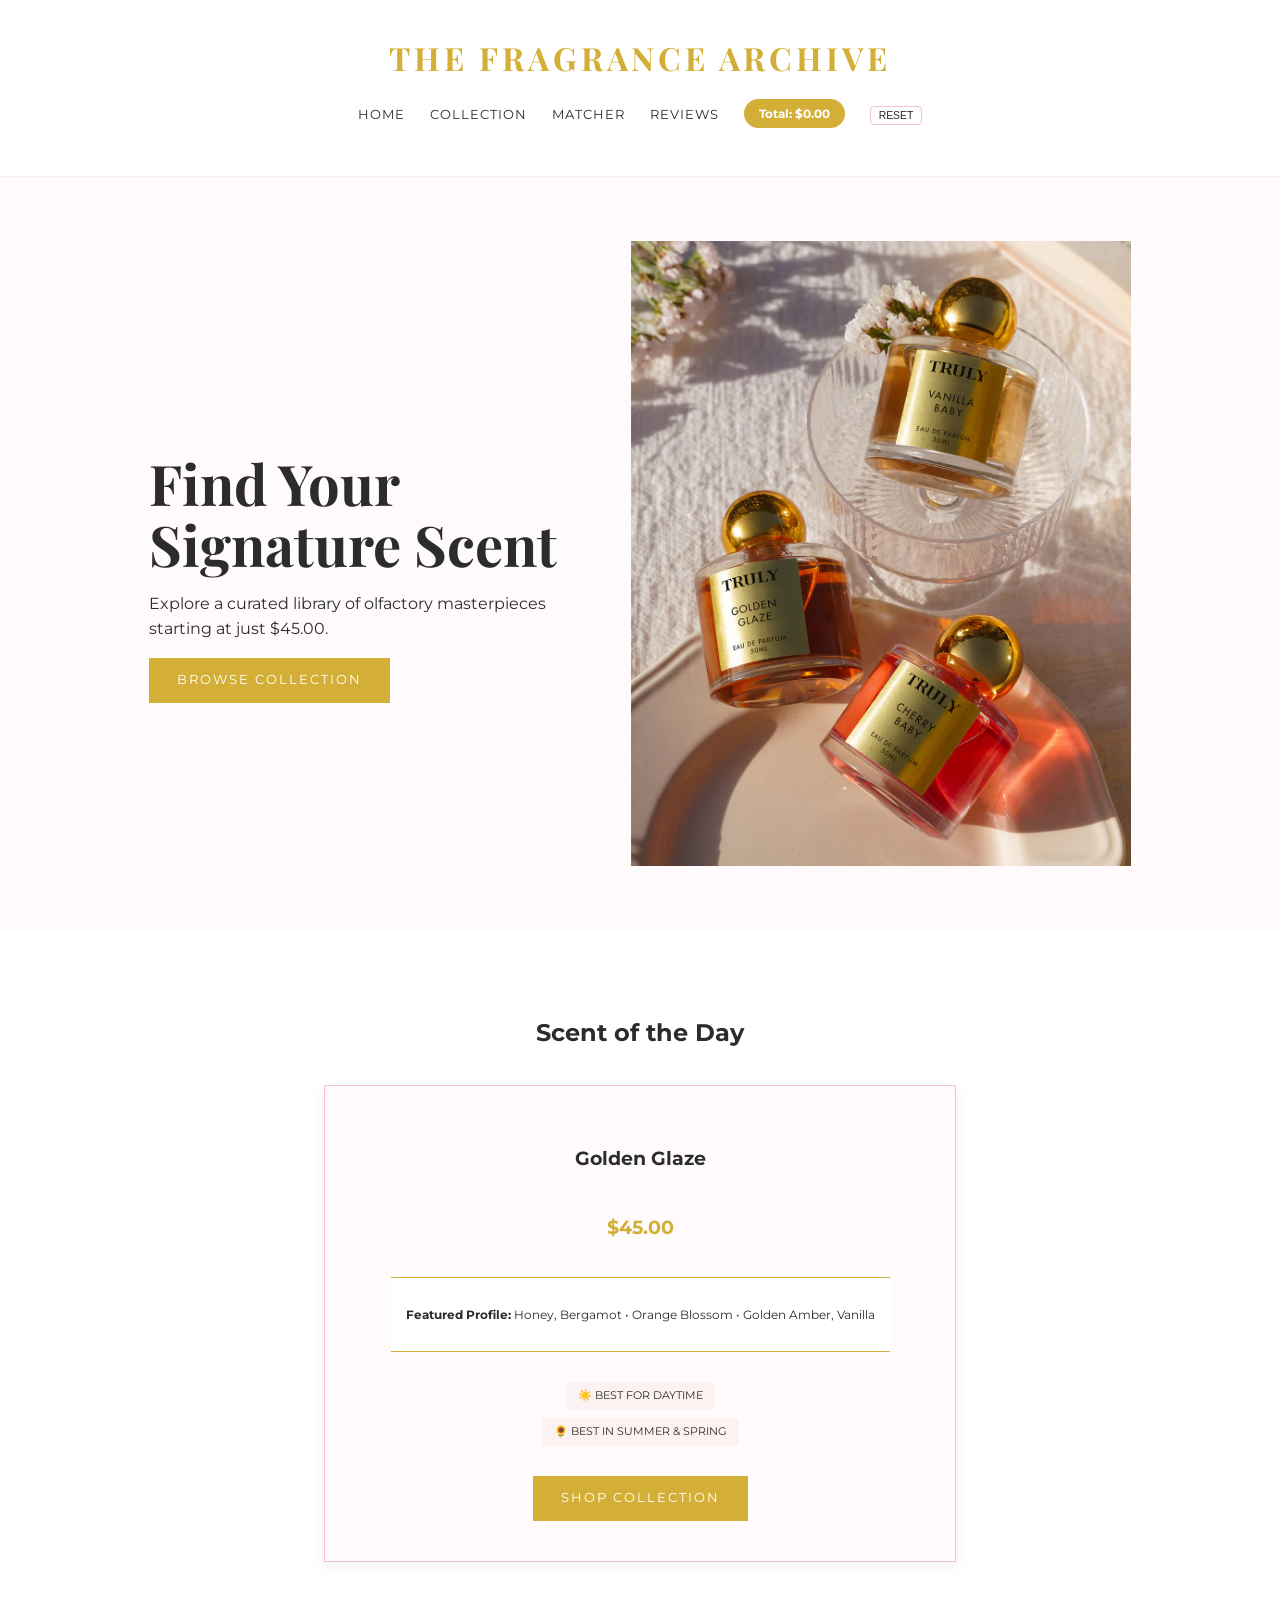
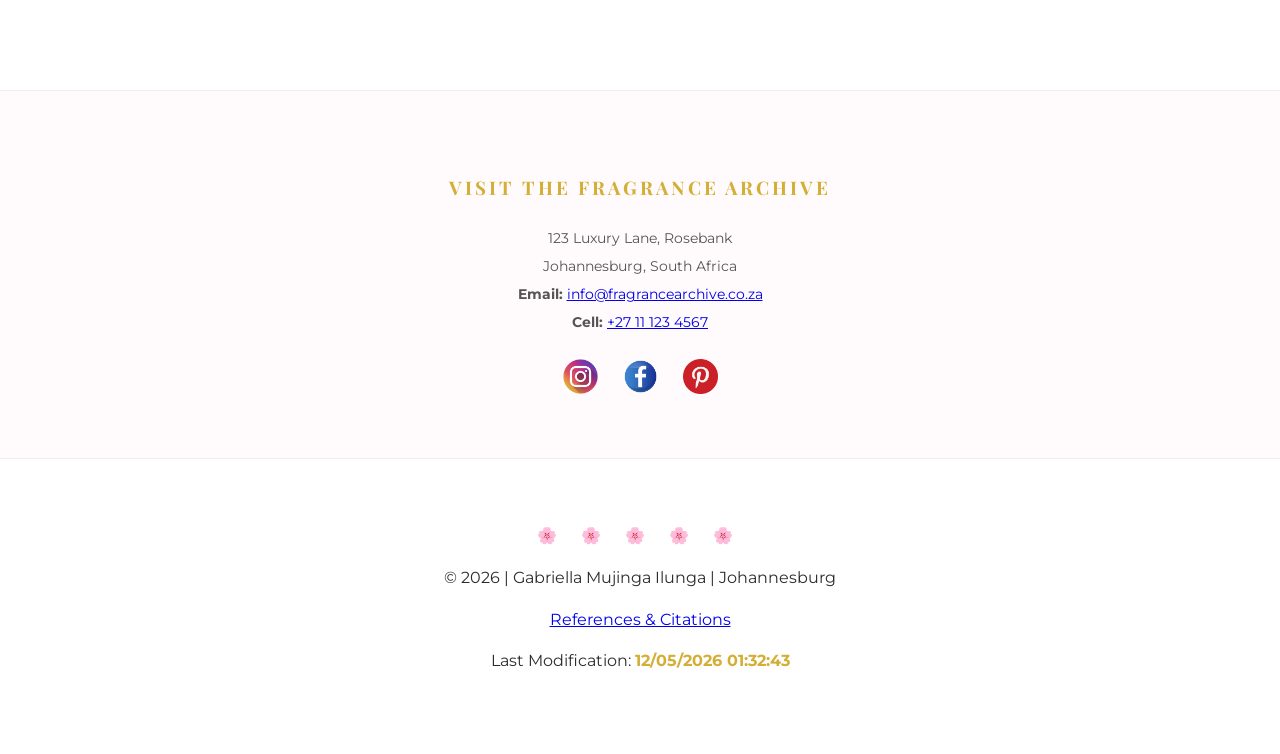
<file: project/project.html>
<!DOCTYPE html>
<html lang="en">
<head>
    <meta charset="UTF-8">
    <meta name="viewport" content="width=device-width, initial-scale=1.0">
    <title>The Fragrance Archive | Home</title>
    <meta name="description" content="The Fragrance Archive: A curated collection of luxury scents, featuring notes, seasonal pairings, and a personalized scent matcher.">
    <meta name="author" content="Gabriella Mujinga Ilunga">
    <link rel="stylesheet" href="styles/project.css">
    <link rel="preconnect" href="https://fonts.googleapis.com">
    <link rel="preconnect" href="https://fonts.gstatic.com" crossorigin>
    <link href="https://fonts.googleapis.com/css2?family=Montserrat:wght@400;700&family=Playfair+Display:wght@700&display=swap" rel="stylesheet">
    <link rel="icon" href="images/perfume.png" type="image/png">
    <script src="scripts/project.js" defer></script>
</head>
<body>
    <header>
        <h1>The Fragrance Archive</h1>
        <nav>
    <ul>
        <li><a href="project.html">Home</a></li>
        <li><a href="library.html">Collection</a></li>
        <li><a href="matcher.html">Matcher</a></li>
        <li><a href="feedback.html">Reviews</a></li>
        <li id="cart-counter">Total: $0.00</li>
        <li><button onclick="clearCart()" class="clear-btn">Reset</button></li>
    </ul>
</nav>
    </header>
    <main>
        <section id="hero">
            <div class="hero-text">
                <h2>Find Your <br>Signature Scent</h2>
                <p>Explore a curated library of olfactory masterpieces starting at just $45.00.</p>
                <a href="library.html" class="cta-button">Browse Collection</a>
            </div>
            <div class="hero-image-container">
                <img src="images/hero-perfume.webp" alt="Truly Perfume Trio" class="main-hero-img">
            </div>
        </section>
        <section id="featured">
            <h2 class="section-heading">Scent of the Day</h2>
            <div id="scent-card" class="featured-card"></div>
        </section>
        <section class="contact-container">
    <div class="contact-info">
        <h3>Visit The Fragrance Archive</h3>
        <p>123 Luxury Lane, Rosebank</p>
        <p>Johannesburg, South Africa</p>
        
        <p><strong>Email:</strong> <a href="mailto:info@fragrancearchive.co.za" class="contact-link">info@fragrancearchive.co.za</a></p>
        <p><strong>Cell:</strong> <a href="tel:+27111234567" class="contact-link">+27 11 123 4567</a></p>
        
        <div class="social-icons">
            <a href="https://instagram.com" target="_blank">
                <img src="images/instagram.png" alt="Instagram">
            </a>
            <a href="https://facebook.com" target="_blank">
                <img src="images/facebook.png" alt="Facebook">
            </a>
            <a href="https://pinterest.com" target="_blank">
                <img src="images/pinterest.png" alt="Pinterest">
            </a>
        </div>
    </div>
</section>
    </main>
    <footer>
        <div class="flower-border">🌸 🌸 🌸 🌸 🌸</div>
        <p>&copy; <span id="year"></span> | Gabriella Mujinga Ilunga | Johannesburg</p>
        <p><a href="reference.html">References & Citations</a></p>
        <p>Last Modification: <span id="lastModified"></span></p>
    </footer>
</body>
</html>
</file>
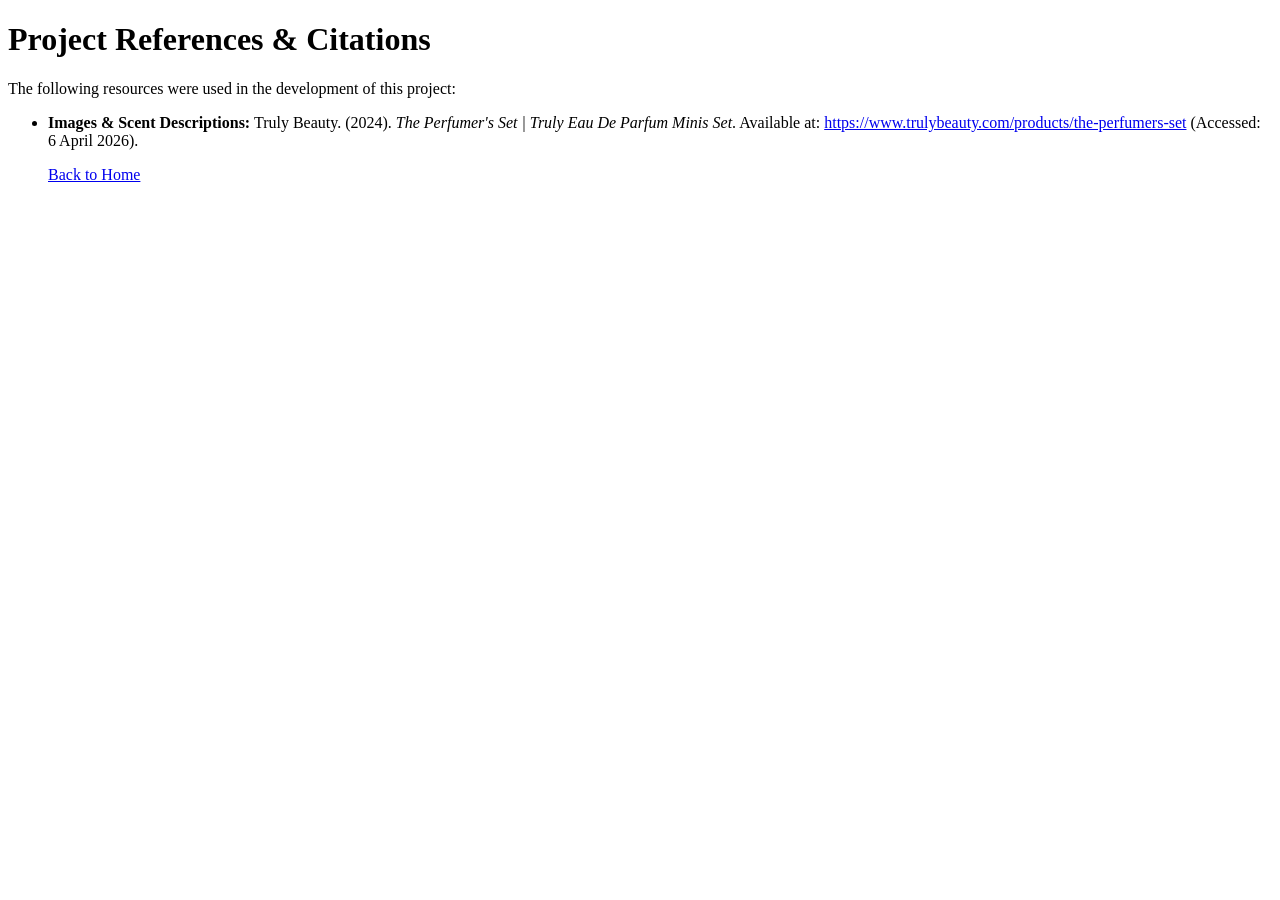
<file: project/reference.html>
<!DOCTYPE html>
<html lang="en">
<head>
    <meta charset="UTF-8">
    <title>References | The Fragrance Archive</title>
</head>
<body>
    <h1>Project References & Citations</h1>
    <p>The following resources were used in the development of this project:</p>
    
    <ul>
        <li>
            <strong>Images & Scent Descriptions:</strong> 
            Truly Beauty. (2024). <em>The Perfumer's Set | Truly Eau De Parfum Minis Set</em>. 
            Available at: <a href="https://www.trulybeauty.com/products/the-perfumers-set">https://www.trulybeauty.com/products/the-perfumers-set</a> (Accessed: 6 April 2026).
        </li>

    <p><a href="project.html">Back to Home</a></p>
</body>
</html>
</file>
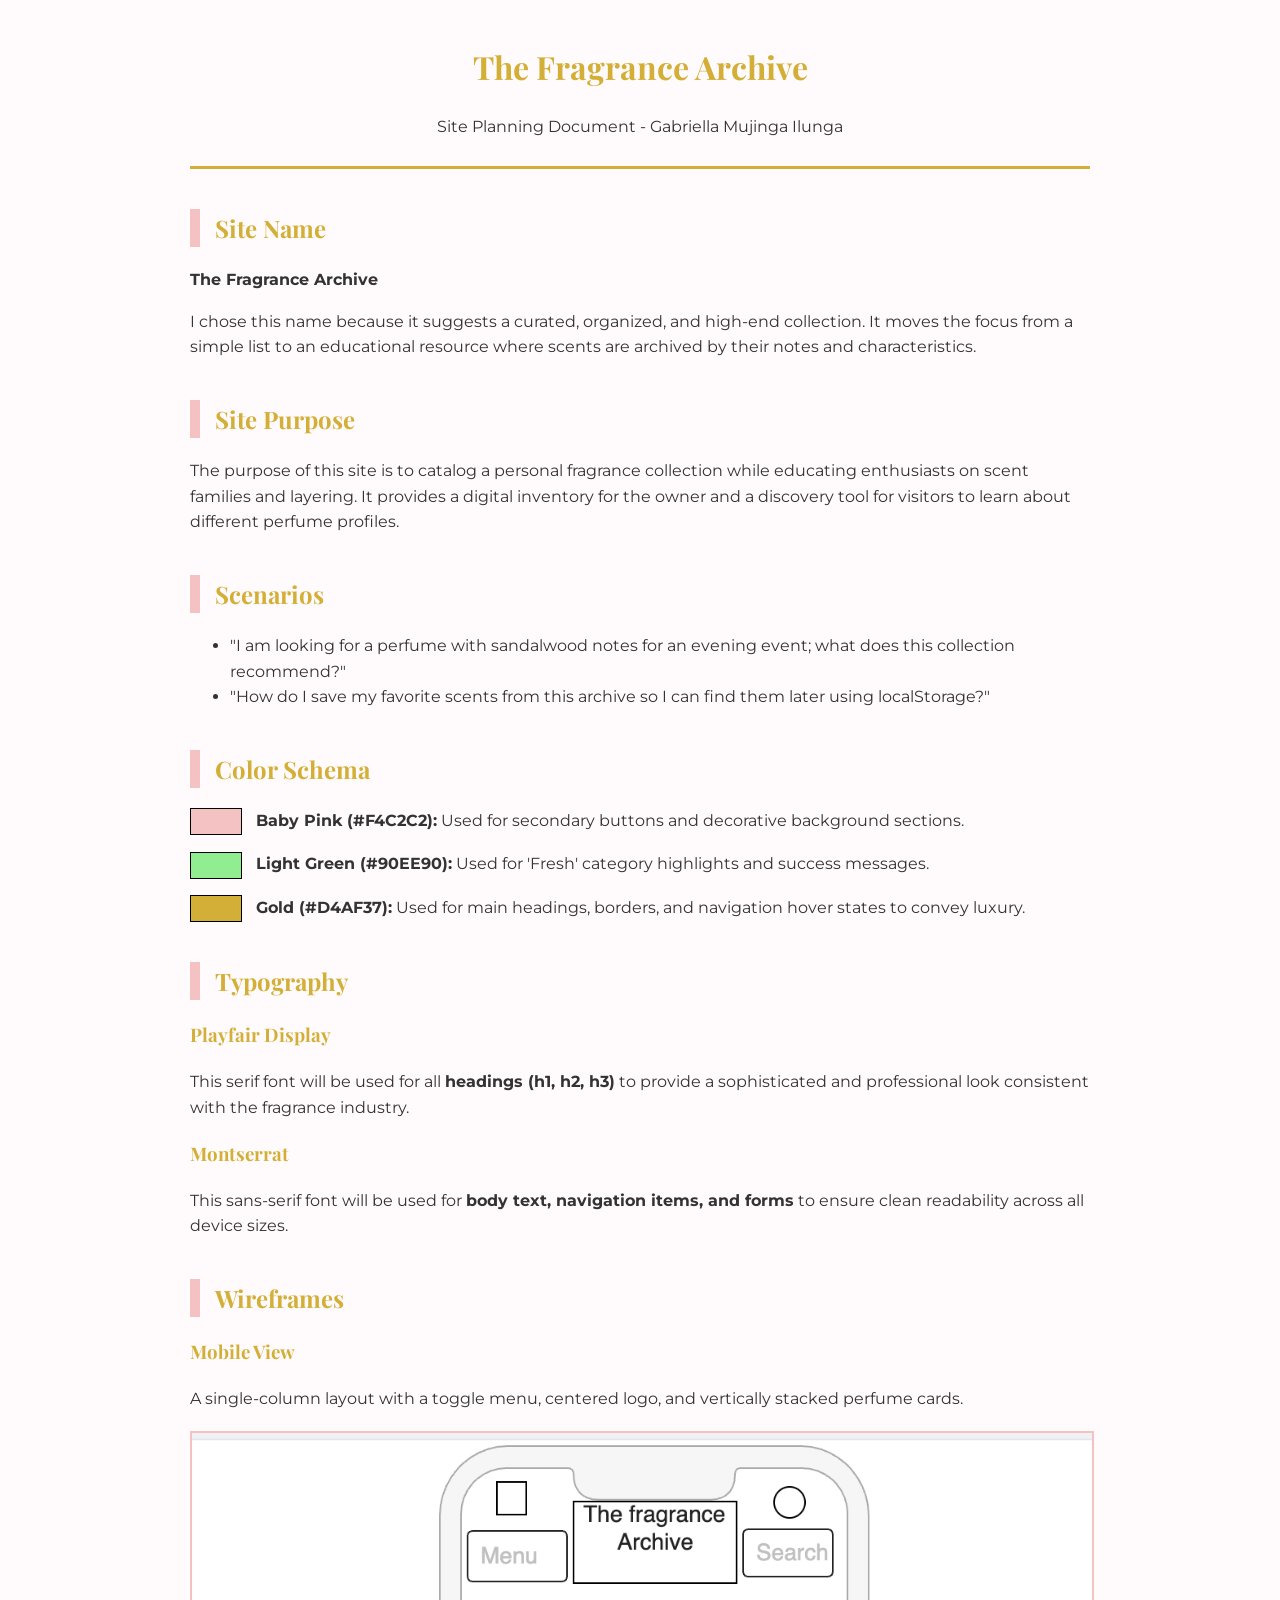
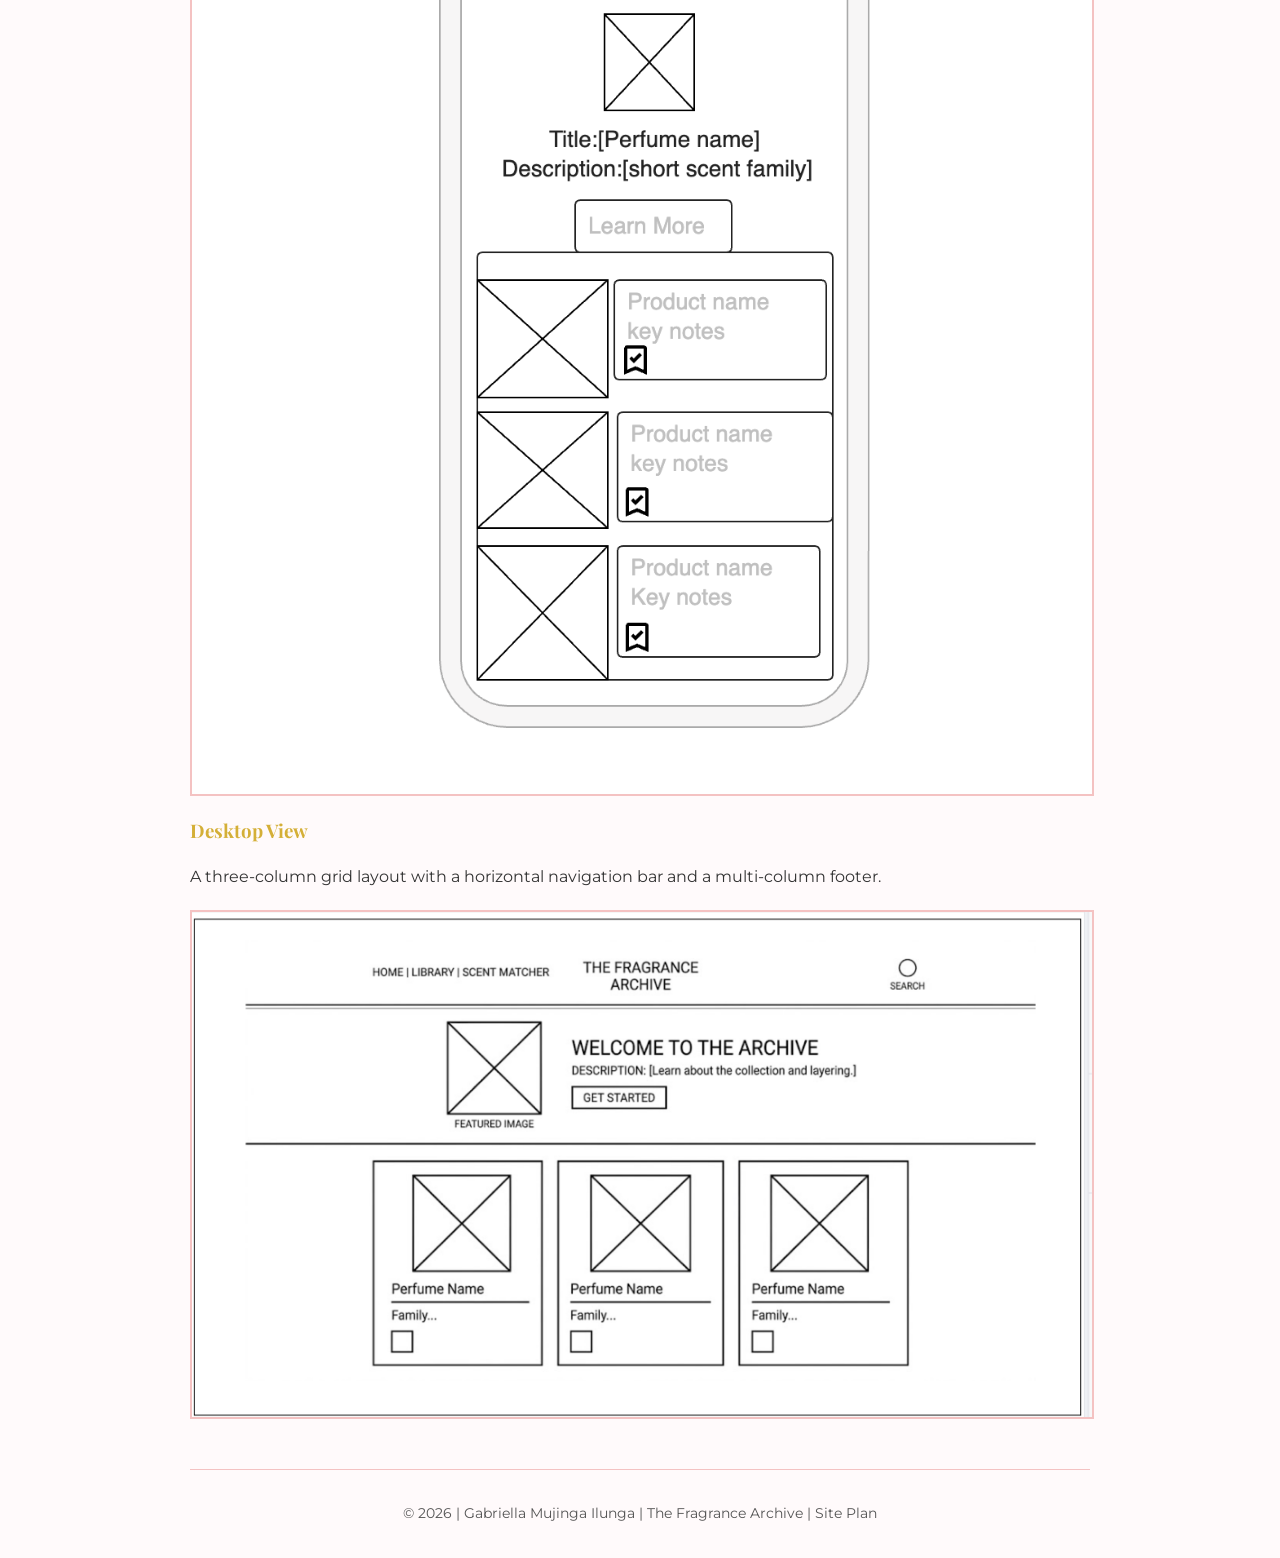
<file: project/siteplan.html>
<!DOCTYPE html>
<html lang="en">
<head>
    <meta charset="UTF-8">
    <meta name="viewport" content="width=device-width, initial-scale=1.0">
    <title>The Fragrance Archive - Project Site Plan</title>
    
    <meta name="description" content="The Fragrance Archive is a professional site plan for a personal perfume collection and scent layering guide, designed for WDD131.">
    <meta name="author" content="Gabriella Mujinga Ilunga">

    <link rel="stylesheet" href="styles/siteplan.css">

    <link rel="preconnect" href="https://fonts.googleapis.com">
    <link rel="preconnect" href="https://fonts.gstatic.com" crossorigin>
    <link href="https://fonts.googleapis.com/css2?family=Montserrat:wght@400;700&family=Playfair+Display:ital,wght@0,700;1,700&display=swap" rel="stylesheet">
</head>
<body>

    <header>
        <h1>The Fragrance Archive</h1>
        <p>Site Planning Document - Gabriella Mujinga Ilunga</p>
    </header>

    <main>
        <section>
            <h2>Site Name</h2>
            <p><strong>The Fragrance Archive</strong></p>
            <p>I chose this name because it suggests a curated, organized, and high-end collection. It moves the focus from a simple list to an educational resource where scents are archived by their notes and characteristics.</p>
        </section>

        <section>
            <h2>Site Purpose</h2>
            <p>The purpose of this site is to catalog a personal fragrance collection while educating enthusiasts on scent families and layering. It provides a digital inventory for the owner and a discovery tool for visitors to learn about different perfume profiles.</p>
        </section>

        <section>
            <h2>Scenarios</h2>
            <ul>
                <li>"I am looking for a perfume with sandalwood notes for an evening event; what does this collection recommend?"</li>
                <li>"How do I save my favorite scents from this archive so I can find them later using localStorage?"</li>
            </ul>
        </section>

        <section>
            <h2>Color Schema</h2>
            <p><span class="color-box pink"></span> <strong>Baby Pink (#F4C2C2):</strong> Used for secondary buttons and decorative background sections.</p>
            <p><span class="color-box green"></span> <strong>Light Green (#90EE90):</strong> Used for 'Fresh' category highlights and success messages.</p>
            <p><span class="color-box gold"></span> <strong>Gold (#D4AF37):</strong> Used for main headings, borders, and navigation hover states to convey luxury.</p>
        </section>

        <section>
            <h2>Typography</h2>
            <h3>Playfair Display</h3>
            <p>This serif font will be used for all <strong>headings (h1, h2, h3)</strong> to provide a sophisticated and professional look consistent with the fragrance industry.</p>
            
            <h3>Montserrat</h3>
            <p>This sans-serif font will be used for <strong>body text, navigation items, and forms</strong> to ensure clean readability across all device sizes.</p>
        </section>

        <section>
            <h2>Wireframes</h2>
            <h3>Mobile View</h3>
            <p>A single-column layout with a toggle menu, centered logo, and vertically stacked perfume cards.</p>
            <img src="images/mobilewireframe.png" alt="Mobile wireframe mockup showing vertical layout" loading="lazy">

            <h3>Desktop View</h3>
            <p>A three-column grid layout with a horizontal navigation bar and a multi-column footer.</p>
            <img src="images/desktopwireframe.png" alt="Desktop wireframe mockup showing grid layout" loading="lazy">
        </section>
    </main>

    <footer>
        <p>&copy; 2026 | Gabriella Mujinga Ilunga | The Fragrance Archive | Site Plan</p>
    </footer>

</body>
</html>
</file>
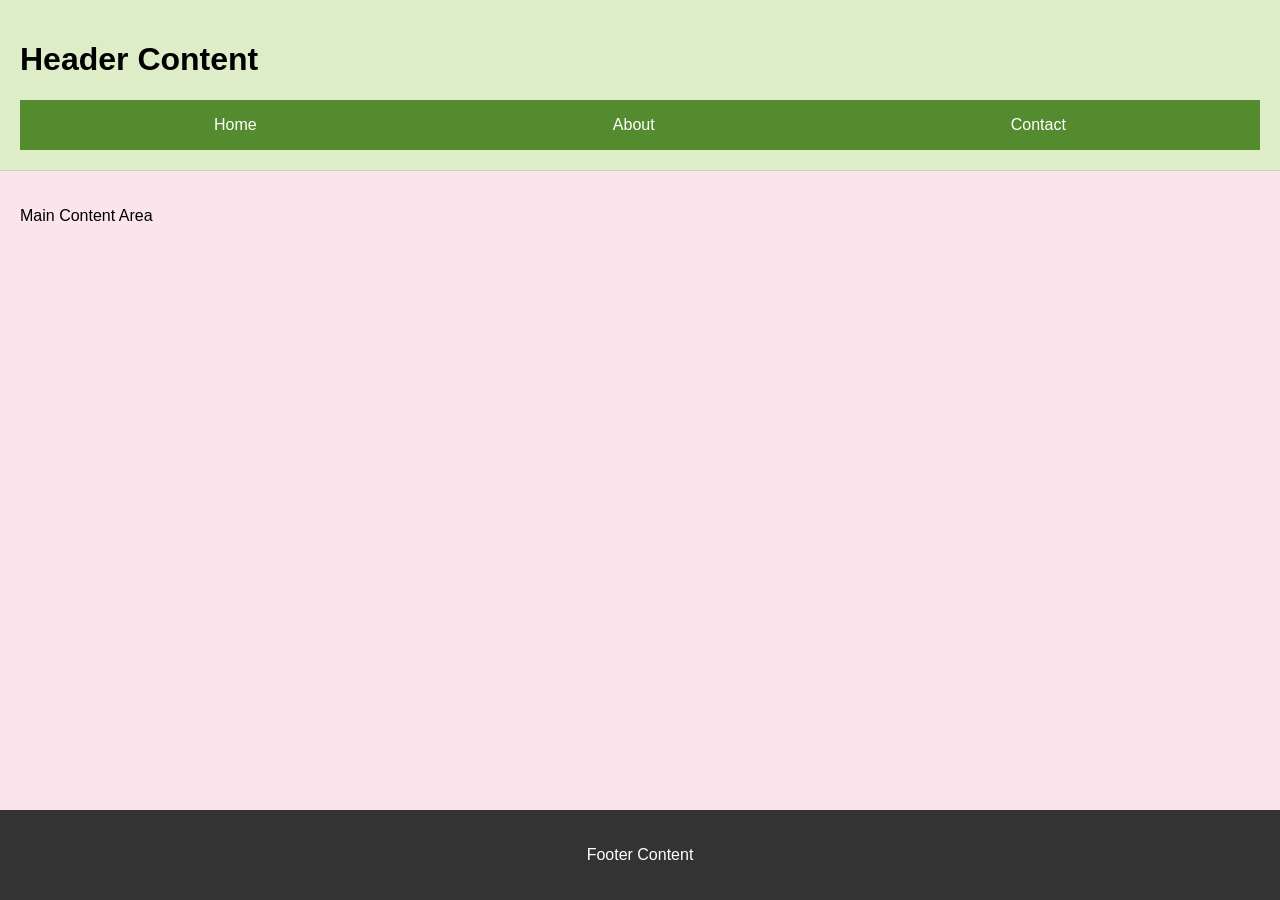
<file: week01/basic-layout.html>
<!DOCTYPE html>
<html lang="en">
<head>
    <meta charset="UTF-8">
    <meta name="viewport" content="width=device-width, initial-scale=1.0">
    <title>Gabriella Ilunga- WDD 131></title>
    <link rel="stylesheet" href="styles/layout.css">
</head>
<body>
<header>
    <h1>Header Content</h1>
    <nav>
        <span>Home</span>
        <span>About</span>
        <span>Contact</span>
    </nav>
</header>

<main>
    <p>Main Content Area</p>
</main>

<footer>
    <p>Footer Content</p>
</footer>
</body>
</html>
</file>
<file: styles/base.css>
body{
    font-family: 'playfair Display',  serif;
    margin: 0;
    padding: 0;
    background-color: #fffef0;
    color: #4a0e2e;
}

header{
    background-color: #fdfd96;
    color: #ad1457;
    padding: 20px 0;
    text-align: center;

}

header span{
    display: block;
    font-weight: 700;
    font-style: italic;
    font-size: 1.8rem;
    color: #ad1457;
}

nav{
    display: flex;
    justify-content: center;
    gap: 20px;
    background-color: #ad1457;
    padding: 10px;
}

nav a{
    color: #fdfd96;
    text-decoration: none;
    font-weight: bold;
    font-family: sans-serif;
    padding: 5px 15px;
}

nav a:hover{
    color: white;
    text-decoration: underline;
    background-color: #ff69b4;
    border-radius: 5px;
}

main{
    max-width: 840px;
    margin: 20px auto;
    display: grid;
    grid-template-columns: 2fr 1fr;
    gap: 20px;
}

main h1{
    grid-column: 1 / -1;
    text-align: center;
    color: #880e4f;
}

.card{
    border: 1px solid #ccc;
    border-radius: 8px;
    background-color: white;
    overflow: hidden;
    box-shadow: 2px 2px 8px;
    
}

.card h2{
    background-color: #880e4f;
    color: white;
    margin: 0;
    padding: 12px;
    text-align: center;
}

.card p{
    padding: 20px;
    line-height: 1.6;
}

.profile-img{
    float: right;
    width: 150px;
    height: auto;
    margin: 15px;
    border: 2px solid #db7093;
}

.card p, .card ul{
    padding: 15px;
}

.location-section{
    clear: both;
    padding: 20px;
    background-color: #fffef0;
    border-top: 0;
}

.location-section h4{
    text-align: center;
    color: #ad1457;
    margin-top: 0;
}

.landscape-img{
width: 100%;
height: auto;
border-radius: 5px;
}

.flag-img{
    width: 80px;
    height: auto;
    margin: 10px 0;
}

footer{
    text-align: center;
    padding: 25px;
    background-color: #fdfd96;
    border-top: 5px solid #db7093;
    color: #4a0e2e;
}
</file>
<file: styles/form.css>
:root {
    --primary-color: #ffb6c1; 
    --accent-color: #ffcc00;  
    --text-color: #2c3e50;    
    --bg-color: #fff9fb;      
    --form-bg: #ffffff;
    --footer-bg: #fce4ec;
    --label-color: #d17a87;   
}


body {
    font-family: 'Segoe UI', Tahoma, Geneva, Verdana, sans-serif;
    background-color: var(--bg-color);
    color: var(--text-color);
    margin: 0;
    padding: 0;
    line-height: 1.6;
}

header {
    background-color: var(--primary-color);
    color: #333;
    padding: 1.5rem;
    text-align: center;
    border-bottom: 8px solid var(--accent-color);
}

main {
    max-width: 600px;
    margin: 2rem auto;
    background: var(--form-bg);
    padding: 2.5rem;
    border-radius: 12px;
    box-shadow: 0 10px 25px rgba(255, 182, 193, 0.3);
    border: 1px solid #ffe4e8;
}


form {
    display: flex;
    flex-direction: column;
    gap: 1.5rem;
}

.form-section {
    display: flex;
    flex-direction: column;
}

label {
    font-weight: 600;
    color: var(--label-color);
    margin-bottom: 0.5rem;
}


input[type="text"],
input[type="date"],
select,
textarea {
    width: 100%;
    padding: 0.8rem;
    border: 2px solid #fce4ec;
    border-radius: 6px;
    box-sizing: border-box;
    font-size: 1rem;
}

input:focus, select:focus, textarea:focus {
    outline: none;
    border-color: var(--accent-color);
}


fieldset {
    border: 2px solid #fce4ec;
    padding: 1.2rem;
    border-radius: 8px;
}

legend {
    font-weight: bold;
    color: var(--label-color);
    padding: 0 0.5rem;
}

.rating-group {
    display: flex;
    gap: 1rem;
    align-items: center;
}

.features-box label {
    display: block;
    font-weight: normal;
    color: var(--text-color);
    margin-bottom: 0.3rem;
}


.submit-btn {
    background-color: var(--accent-color);
    color: #333;
    font-weight: bold;
    padding: 1.2rem;
    border: none;
    border-radius: 30px;
    cursor: pointer;
    font-size: 1.1rem;
    box-shadow: 0 4px 0 #e6b800;
}

.submit-btn:hover {
    background-color: #ffd633;
    transform: translateY(-2px);
}

.submit-btn:active {
    transform: translateY(0);
    box-shadow: none;
}


footer {
    background-color: var(--footer-bg);
    color: var(--label-color);
    text-align: center;
    padding: 1.5rem;
    margin-top: 3rem;
    font-size: 0.9rem;
}

footer p {
    margin: 0.5rem 0;
}

.required {
    color: #e91e63;
    font-weight: bold;
}


.counter-box {
    background-color: var(--accent-color);
    padding: 1rem;
    border-radius: 8px;
    text-align: center;
    margin: 1.5rem 0;
    font-weight: bold;
}


@media (min-width: 600px) {
    main {
        margin-top: 4rem;
        border: 2px solid var(--primary-color);
    }

    h1 {
        font-size: 2.5rem;
    }

    form {
        grid-template-columns: 1fr; 
    }
}
</file>
<file: styles/place.css>
:root {
    --primary-green: #00A651; 
    --accent-blue: #00ADEF;   
    --white-overlay: rgba(255, 255, 255, 0.85);
    --text-color: #333;
}

body {
    font-family: 'Segoe UI', Tahoma, Geneva, Verdana, sans-serif;
    margin: 0;
    padding: 0;
    color: var(--text-color);
    background-color: #f0f0f0;
}


header, footer {
    background-color: var(--primary-green);
    color: white;
    text-align: center;
    padding: 1.5rem;
    border-bottom: 5px solid var(--accent-blue);
}

footer {
    border-top: 5px solid var(--accent-blue);
    margin-top: 0;
}

footer p::after {
    content: " 🌴"; 
}

main {
    position: relative; 
    width: 100%;
    max-width: 100vw;
    margin: 0;
    padding: 0;
    overflow: hidden;
}

.hero-img {
    width: 100%;
    height: 600px; 
    object-fit: cover;
    display: block;
}

.data, .weather {
    position: absolute;
    background-color: rgba(255, 255, 255, 0.85);
    border: 1px solid #bbb;
    width: 280px;
    box-shadow: 0 4px 15px rgba(0,0,0,0.3);
    z-index: 10;
}

.data {
    top: 20px;
    left: 20px;
}

.weather {
    bottom: 20px;
    right: 20px;
}


.data h2, .weather h2 {
    background-color: var(--primary-green);
    color: white;
    margin: 0;
    padding: 10px;
    text-align: center;
    border-bottom: 4px solid var(--accent-blue);
    font-size: 1.2rem;
}

.weather-icon {
    display: block;
    margin: 10px auto; 
    width: 60px;      
    height: auto;
}

.data p, .weather p {
    display: flex;
    justify-content: space-between; 
    align-items: center;
    padding: 8px 15px;
    margin: 0;
    border-bottom: 1px solid #ddd;
    font-size: 0.95rem;
}


.data p:last-child, .weather p:last-child {
    border-bottom: none;
}


.data p strong, .weather p strong {
    font-weight: 700;
}


@media (max-width: 800px) {
    .hero-img {
        height: auto;
        min-height: 400px;
    }
    
    .data, .weather {
        position: static; 
        width: 90%;
        margin: 20px auto;
    }
}
</file>
<file: styles/temples.css>
body{
    font-family: 'Roboto', sans-serif;
    background-color: #fffde7;
    color: #4a0e2e;
    margin: 0;
}

header{
    display: flex;
    background-color: #ad1457;
    color: white;
    padding: 0 10%;
    align-items: center;
    justify-content: space-between;
}

footer{
    background-color: #4a0e2e;
    color: white;
    padding: 1.5rem;
    text-align: center;
    margin-top: 2rem;
}

footer p{
    margin: 0.5rem 0;
}

h2{
    text-align: center;
    margin: 20px 0;
}

nav ul{
    display: flex;
    list-style: none;
    gap: 40px;
    margin: 0;
    padding: 0;
}

nav{
    display: flex;
    flex-direction: column;
    background-color: #880e4f;
}

nav a{
    color: white;
    text-decoration: none;
    font-weight: bold;
}

nav a:hover{
    background-color: #fdff96;
    color: #880e4f;
}

main{
    max-width: 900px;
    margin: 0 auto;
    padding: 1rem;
}

.temple-grid{
    display: grid;
    grid-template-columns: 1fr 1fr 1fr;
    gap: 20px;
    padding: 20px;
}

.temple-card {
    background-color: white;
    border: 1px solid #ad1457;
    box-shadow: 2px 2px 10px;
}

.temple-card img{
    width: 100%;
    height: auto;
    display: block;
}

#menu{
    display: block;
    font-size: 2rem;
    background: none;
    border: none;
    color: white;
    cursor: pointer;
    text-align: right;
    padding: 10px;
}

#menu::before{
content: "\2630"
}

#menu.open::before{
    content: "\274c";
}

.navigation{
    display: none;
    flex-direction: column;
    list-style: none;
}

.navigation.open{
    display: flex;
}
</file>
<file: styles/temples-large.css>
@media screen and (min-width: 600px) {
    #menu {
        display: none;
    }

    .navigation {
        display: flex;
        flex-direction: row;
        justify-content: flex-end;
        gap: 2rem;
    }

    .temple-grid {
        display: grid;
        grid-template-columns: repeat(3, 1fr);
        gap: 25px;
        max-width: 1000px;
        margin: 0 auto;
        padding: 20px;
    }

    .temple-card {
        background-color: #fff;
        border: 1px solid #ddd;
        box-shadow: 2px 2px 10px rgba(0,0,0,0.1);
        text-align: center;
    }

    .temple-card img {
        width: 100%;
        height: 200px;
        object-fit: cover;
    }
}
</file>
<file: project/styles/project.css>
:root {
    --gold: #D4AF37;
    --pink: #F4C2C2;
    --dark: #2c2c2c;
    --white: #ffffff;
    --bg-light: #fffafb;
    --shadow: 0 4px 15px rgba(0,0,0,0.06);
}

body {
    font-family: 'Montserrat', sans-serif;
    margin: 0;
    color: var(--dark);
    background-color: var(--white);
    line-height: 1.6;
}

header {
    text-align: center;
    padding: 2rem 1rem;
    border-bottom: 1px solid #f2f2f2;
}

h1 {
    font-family: 'Playfair Display', serif;
    color: var(--gold);
    text-transform: uppercase;
    letter-spacing: 4px;
    margin: 0 0 1rem 0;
}

nav ul {
    display: flex;
    justify-content: center;
    align-items: center;
    gap: 25px;
    list-style: none;
    padding: 0;
}

nav a {
    text-decoration: none;
    color: var(--dark);
    font-size: 0.8rem;
    text-transform: uppercase;
    letter-spacing: 1px;
}

nav a.active { color: var(--gold); font-weight: bold; }

nav a:hover, nav a.active {
    border-bottom: 2px solid var(--gold);
    color: var(--gold);
}

#cart-counter {
    background: var(--gold);
    color: white;
    padding: 5px 15px;
    border-radius: 25px;
    font-size: 0.75rem;
    font-weight: bold;
}

#hero {
    display: flex;
    flex-wrap: wrap;
    align-items: center;
    justify-content: center;
    padding: 4rem 5%;
    background: var(--bg-light);
    gap: 2rem;
}

.hero-text { text-align: left; max-width: 450px; }
.hero-text h2 { font-family: 'Playfair Display', serif; font-size: 3.5rem; line-height: 1.1; margin-bottom: 1rem; }

.cta-button, .add-btn {
    display: inline-block;
    background: var(--gold);
    color: white;
    padding: 12px 28px;
    border: none;
    text-decoration: none;
    text-transform: uppercase;
    letter-spacing: 2px;
    cursor: pointer;
    font-size: 0.8rem;
    transition: 0.3s;
}

.cta-button:hover, .add-btn:hover { background: var(--dark); }

.main-hero-img { width: 100%; max-width: 500px; height: auto; }

#featured {
    padding: 4rem 1rem;
    text-align: center;
}

.featured-card {
    max-width: 550px;
    margin: 2rem auto;
    padding: 40px;
    background: var(--bg-light);
    border: 1px solid var(--pink);
    box-shadow: var(--shadow);
    display: flex;
    flex-direction: column;
    align-items: center;
}

.grid-container {
    display: grid;
    grid-template-columns: repeat(auto-fit, minmax(280px, 1fr));
    gap: 40px;
    padding: 4rem 2rem;
}

.perfume-card {
    text-align: center;
    padding: 20px;
    background: #fff;
    transition: 0.3s;
}

.perfume-card:hover { transform: translateY(-5px); box-shadow: var(--shadow); }
.perfume-card img { max-width: 100%; height: auto; margin-bottom: 15px; }

.price-tag { color: var(--gold); font-weight: bold; font-size: 1.2rem; }

.scent-notes {
    text-align: left;
    font-size: 0.75rem;
    background: #fff;
    padding: 15px;
    margin: 15px 0;
    border-left: 3px solid var(--gold);
}

.usage-tags {
    display: flex;
    flex-direction: column;
    gap: 8px;
    margin: 15px 0;
}

.usage-tags span {
    font-size: 0.7rem;
    text-transform: uppercase;
    background: #fdf2f2;
    padding: 5px 12px;
    border-radius: 4px;
    width: fit-content;
    margin: 0 auto;
}

.form-container {
    max-width: 600px;
    margin: 4rem auto;
    padding: 3rem;
    background: var(--bg-light);
    box-shadow: var(--shadow);
}

form { display: flex; flex-direction: column; gap: 15px; text-align: left; }
input, select, textarea { padding: 12px; border: 1px solid #ddd; font-family: inherit; }

.review-card { border-bottom: 1px solid #eee; padding: 25px 0; text-align: left; }
.review-card h4 { color: var(--gold); margin-bottom: 5px; }

footer {
    text-align: center;
    padding: 4rem 1rem;
    border-top: 1px solid #eee;
}

.payment-icons { font-size: 1.5rem; letter-spacing: 15px; margin: 10px 0 20px; }
.flower-border { color: var(--pink); letter-spacing: 10px; margin-bottom: 1rem; }

@media (max-width: 768px) {
    .hero-text h2 { font-size: 2.5rem; }
    #hero { text-align: center; }
    .hero-text { text-align: center; }
}

.clear-btn {
    background: transparent;
    border: 1px solid var(--pink);
    color: var(--dark);
    padding: 3px 8px;
    font-size: 0.65rem;
    text-transform: uppercase;
    cursor: pointer;
    border-radius: 4px;
    transition: 0.3s;
}

.clear-btn:hover {
    background: var(--pink);
    color: white;
}

.contact-container {
    text-align: center;
    padding: 3rem 1rem;
    background-color: #fffafb; 
    border-top: 1px solid #f0f0f0;
    margin-top: 2rem;
}

.contact-info h3 {
    font-family: 'Playfair Display', serif;
    color: var(--gold);
    text-transform: uppercase;
    letter-spacing: 2px;
    margin-bottom: 1rem;
}

.contact-info p {
    font-size: 0.9rem;
    margin: 5px 0;
    color: #555;
}

.contact-details {
    margin: 20px 0;
}

.contact-details a {
    color: var(--gold);
    text-decoration: none;
    font-weight: bold;
}

.contact-details a:hover {
    text-decoration: underline;
}

.contact-container {
    text-align: center;
    padding: 4rem 1rem;
    background-color: var(--bg-light);
    border-top: 1px solid #f0f0f0;
}

.contact-info h3 {
    font-family: 'Playfair Display', serif;
    color: var(--gold);
    text-transform: uppercase;
    letter-spacing: 3px;
    margin-bottom: 1.5rem;
}

.social-icons {
    display: flex;
    justify-content: center;
    gap: 25px;
    margin-top: 25px;
}

.social-icons img {
    width: 35px; 
    height: 35px;
    object-fit: contain;
    transition: transform 0.3s ease, filter 0.3s ease;
}


.social-icons a:hover img {
    transform: scale(1.2);
    filter: sepia(1) saturate(5) hue-rotate(10deg); 
}

.contact-details {
    margin: 20px 0;
    line-height: 1.8;
}

.contact-details a {
    color: var(--dark);
    text-decoration: none;
    border-bottom: 1px solid transparent;
    transition: 0.3s;
}

.contact-details a:hover {
    color: var(--gold);
    border-bottom: 1px solid var(--gold);
}

.footer-bottom {
    margin-top: 30px;
    padding-top: 20px;
    border-top: 1px double var(--pink); 
    text-align: center;
    font-family: 'Montserrat', sans-serif;
}

.footer-bottom p {
    font-size: 0.75rem;
    text-transform: uppercase;
    letter-spacing: 1.5px;
    color: #888; 
    margin: 8px 0;
}

#lastModified {
    color: var(--gold);
    font-weight: bold;
}

.footer-bottom p:first-child {
    color: var(--dark);
    font-weight: 500;
}

img {
    max-width: 100%;
    height: auto;
    display: block;
}
</file>
<file: project/styles/siteplan.css>
:root {
    --primary-color: #F4C2C2; 
    --secondary-color: #90EE90; 
    --accent-color: #D4AF37; 
    --text-color: #333333;
    --heading-font: 'Playfair Display', serif;
    --body-font: 'Montserrat', sans-serif;
}

body {
    font-family: var(--body-font);
    line-height: 1.6;
    color: var(--text-color);
    max-width: 900px;
    margin: 0 auto;
    padding: 20px;
    background-color: #fffafb; 
}

header {
    text-align: center;
    border-bottom: 3px solid var(--accent-color);
    margin-bottom: 30px;
    padding-bottom: 10px;
}

h1, h2, h3 {
    font-family: var(--heading-font);
    color: var(--accent-color);
}

h2 {
    border-left: 10px solid var(--primary-color);
    padding-left: 15px;
    margin-top: 40px;
}

.color-box {
    display: inline-block;
    width: 50px;
    height: 25px;
    margin-right: 10px;
    border: 1px solid #000;
    vertical-align: middle;
}

.pink { background-color: var(--primary-color); }
.green { background-color: var(--secondary-color); }
.gold { background-color: var(--accent-color); }

img {
    max-width: 100%;
    height: auto;
    border: 2px solid var(--primary-color);
    margin: 20px 0;
    display: block;
}

footer {
    margin-top: 50px;
    text-align: center;
    font-size: 0.85em;
    border-top: 1px solid var(--primary-color);
    padding-top: 20px;
    color: #555;
}
</file>
<file: week01/styles/layout.css>
body{
    background-color: #fce4ec;
    display: grid;
    font-family: sans-serif;
    grid-template-rows: auto 1fr auto;
    margin: 0;
    min-height: 100vh;
}

footer{
    background-color: #333;
    color: white;
    padding: 20px;
    text-align: center;
}

header{
    background-color: #dcedc8;
    border-bottom: 1px solid rgba(0, 0,0, 0.1);
    padding: 20px;
}

main{
    padding: 20px;
}

nav{
    background-color: #558b2f;
    color: white;
    display: flex;
    justify-content: space-around;
    padding: 1rem;
}
</file>
